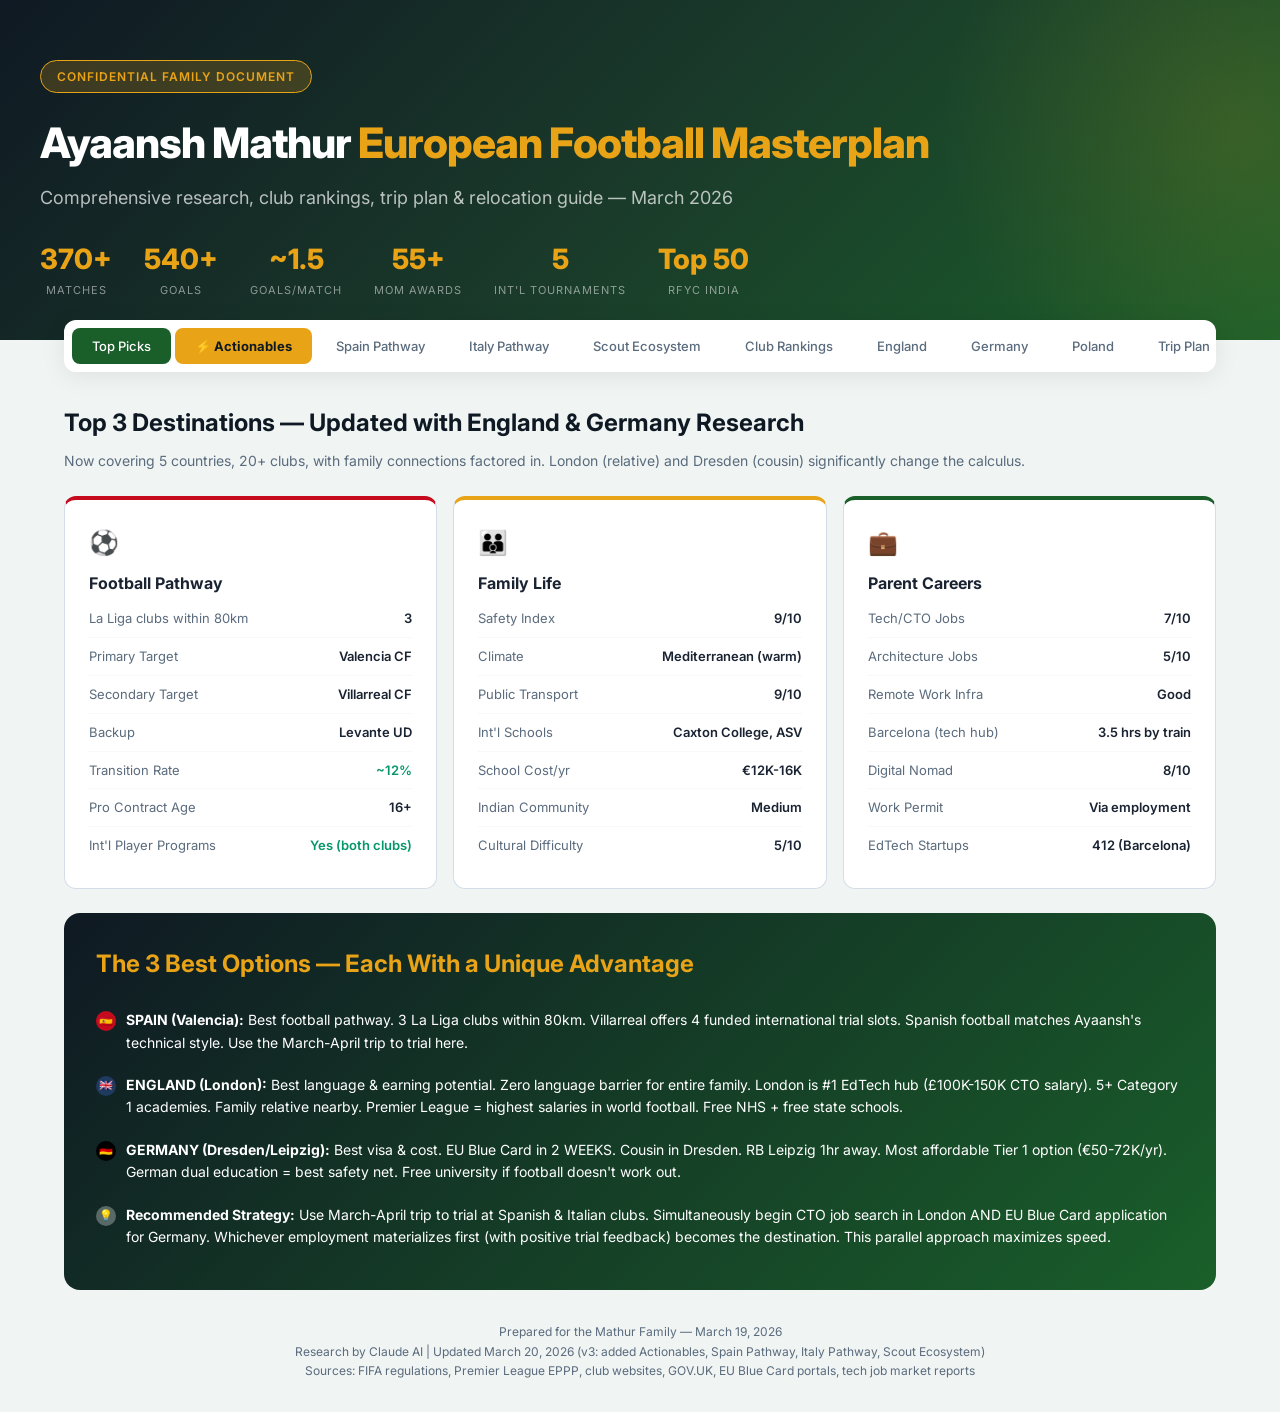
<file: ayaansh-european-football-masterplan.html>
<!DOCTYPE html>
<html lang="en">
<head>
<meta charset="UTF-8">
<meta name="viewport" content="width=device-width, initial-scale=1.0">
<title>Ayaansh Mathur - European Football Masterplan 2026</title>
<style>
  @import url('https://fonts.googleapis.com/css2?family=Inter:wght@300;400;500;600;700;800&display=swap');

  :root {
    --primary: #1a5f2a;
    --primary-light: #2d8a42;
    --accent: #e8a317;
    --accent-light: #f5c842;
    --dark: #0f1923;
    --card-bg: #ffffff;
    --bg: #f0f4f3;
    --text: #1a2332;
    --text-muted: #5a6b7d;
    --border: #d4dde6;
    --spain: #c60b1e;
    --italy: #009246;
    --tier1: #1a5f2a;
    --tier2: #2563eb;
    --tier3: #7c3aed;
    --warning: #dc2626;
    --success: #059669;
    --england: #1e3a5f;
    --germany: #000000;
    --poland: #dc143c;
  }

  * { margin: 0; padding: 0; box-sizing: border-box; }

  body {
    font-family: 'Inter', sans-serif;
    background: var(--bg);
    color: var(--text);
    line-height: 1.6;
  }

  .hero {
    background: linear-gradient(135deg, var(--dark) 0%, #1a3a2a 50%, var(--primary) 100%);
    color: white;
    padding: 60px 40px 40px;
    position: relative;
    overflow: hidden;
  }

  .hero::before {
    content: '';
    position: absolute;
    top: -50%;
    right: -20%;
    width: 600px;
    height: 600px;
    background: radial-gradient(circle, rgba(232,163,23,0.15) 0%, transparent 70%);
    border-radius: 50%;
  }

  .hero-content {
    max-width: 1200px;
    margin: 0 auto;
    position: relative;
    z-index: 1;
  }

  .hero-badge {
    display: inline-block;
    background: rgba(232,163,23,0.2);
    border: 1px solid var(--accent);
    color: var(--accent);
    padding: 6px 16px;
    border-radius: 20px;
    font-size: 12px;
    font-weight: 600;
    letter-spacing: 1px;
    text-transform: uppercase;
    margin-bottom: 16px;
  }

  .hero h1 {
    font-size: 42px;
    font-weight: 800;
    margin-bottom: 8px;
    letter-spacing: -1px;
  }

  .hero h1 span { color: var(--accent); }

  .hero-subtitle {
    font-size: 18px;
    color: rgba(255,255,255,0.7);
    margin-bottom: 24px;
  }

  .hero-stats {
    display: flex;
    gap: 32px;
    flex-wrap: wrap;
  }

  .hero-stat {
    text-align: center;
  }

  .hero-stat .number {
    font-size: 28px;
    font-weight: 800;
    color: var(--accent);
  }

  .hero-stat .label {
    font-size: 11px;
    text-transform: uppercase;
    letter-spacing: 1px;
    color: rgba(255,255,255,0.5);
  }

  .container {
    max-width: 1200px;
    margin: 0 auto;
    padding: 0 24px;
  }

  .nav-tabs {
    display: flex;
    gap: 4px;
    background: white;
    padding: 8px;
    border-radius: 12px;
    margin: -20px auto 32px;
    max-width: 1200px;
    box-shadow: 0 4px 24px rgba(0,0,0,0.08);
    overflow-x: auto;
    position: relative;
    z-index: 2;
  }

  .nav-tab {
    padding: 10px 20px;
    border-radius: 8px;
    border: none;
    background: transparent;
    cursor: pointer;
    font-family: inherit;
    font-size: 13px;
    font-weight: 500;
    color: var(--text-muted);
    white-space: nowrap;
    transition: all 0.2s;
  }

  .nav-tab:hover { background: var(--bg); }
  .nav-tab.active { background: var(--primary); color: white; }

  .tab-content { display: none; }
  .tab-content.active { display: block; }

  .section-title {
    font-size: 24px;
    font-weight: 700;
    margin-bottom: 8px;
    color: var(--dark);
  }

  .section-desc {
    color: var(--text-muted);
    margin-bottom: 24px;
    font-size: 14px;
  }

  .card {
    background: var(--card-bg);
    border-radius: 12px;
    padding: 24px;
    margin-bottom: 16px;
    border: 1px solid var(--border);
    transition: box-shadow 0.2s;
  }

  .card:hover { box-shadow: 0 4px 16px rgba(0,0,0,0.06); }

  .club-card {
    display: grid;
    grid-template-columns: auto 1fr auto;
    gap: 20px;
    align-items: start;
  }

  .club-rank {
    width: 48px;
    height: 48px;
    border-radius: 12px;
    display: flex;
    align-items: center;
    justify-content: center;
    font-weight: 800;
    font-size: 20px;
    color: white;
    flex-shrink: 0;
  }

  .tier1 .club-rank { background: var(--tier1); }
  .tier2 .club-rank { background: var(--tier2); }
  .tier3 .club-rank { background: var(--tier3); }

  .club-info h3 {
    font-size: 18px;
    font-weight: 700;
    margin-bottom: 4px;
  }

  .club-meta {
    display: flex;
    gap: 16px;
    flex-wrap: wrap;
    margin-top: 8px;
  }

  .club-tag {
    font-size: 11px;
    padding: 4px 10px;
    border-radius: 6px;
    font-weight: 500;
  }

  .tag-spain { background: #fef2f2; color: var(--spain); }
  .tag-italy { background: #f0fdf4; color: var(--italy); }
  .tag-portugal { background: #eff6ff; color: #1e40af; }
  .tag-netherlands { background: #fef3c7; color: #92400e; }
  .tag-germany { background: #f5f3ff; color: #5b21b6; }
  .tag-england { background: #eff6ff; color: #1e3a5f; }
  .tag-poland { background: #fff1f2; color: #9f1239; }

  .tag-transition { background: #ecfdf5; color: #065f46; border: 1px solid #a7f3d0; }
  .tag-fees { background: #eff6ff; color: #1e40af; border: 1px solid #bfdbfe; }
  .tag-status { background: #fefce8; color: #854d0e; border: 1px solid #fde68a; }

  .club-actions {
    display: flex;
    flex-direction: column;
    gap: 6px;
    align-items: flex-end;
  }

  .btn-contact {
    padding: 8px 16px;
    border-radius: 8px;
    border: none;
    font-size: 12px;
    font-weight: 600;
    cursor: pointer;
    font-family: inherit;
  }

  .btn-primary { background: var(--primary); color: white; }
  .btn-outline { background: transparent; border: 1px solid var(--border); color: var(--text); }

  .timeline {
    position: relative;
    padding-left: 32px;
  }

  .timeline::before {
    content: '';
    position: absolute;
    left: 11px;
    top: 0;
    bottom: 0;
    width: 2px;
    background: var(--border);
  }

  .timeline-item {
    position: relative;
    margin-bottom: 24px;
    padding: 16px 20px;
    background: white;
    border-radius: 10px;
    border: 1px solid var(--border);
  }

  .timeline-item::before {
    content: '';
    position: absolute;
    left: -27px;
    top: 20px;
    width: 12px;
    height: 12px;
    border-radius: 50%;
    background: var(--primary);
    border: 2px solid white;
    box-shadow: 0 0 0 2px var(--primary);
  }

  .timeline-item.current::before { background: var(--accent); box-shadow: 0 0 0 2px var(--accent); }
  .timeline-item.future::before { background: var(--border); box-shadow: 0 0 0 2px var(--border); }

  .timeline-date {
    font-size: 11px;
    font-weight: 600;
    color: var(--primary);
    text-transform: uppercase;
    letter-spacing: 1px;
    margin-bottom: 4px;
  }

  .timeline-item.current .timeline-date { color: var(--accent); }

  .trip-day {
    display: grid;
    grid-template-columns: 80px 1fr;
    gap: 16px;
    padding: 12px 0;
    border-bottom: 1px solid #f0f0f0;
  }

  .trip-day:last-child { border-bottom: none; }

  .day-label {
    font-weight: 700;
    font-size: 13px;
    color: var(--primary);
  }

  .day-label.spain { color: var(--spain); }
  .day-label.italy { color: var(--italy); }

  .comparison-grid {
    display: grid;
    grid-template-columns: repeat(auto-fit, minmax(300px, 1fr));
    gap: 16px;
  }

  .comparison-card {
    background: white;
    border-radius: 12px;
    padding: 24px;
    border: 1px solid var(--border);
  }

  .comparison-card h3 {
    font-size: 16px;
    margin-bottom: 4px;
  }

  .comparison-card .country-flag {
    font-size: 24px;
    margin-bottom: 8px;
  }

  .metric-row {
    display: flex;
    justify-content: space-between;
    padding: 8px 0;
    border-bottom: 1px solid #f8f8f8;
    font-size: 13px;
  }

  .metric-row:last-child { border-bottom: none; }

  .metric-label { color: var(--text-muted); }
  .metric-value { font-weight: 600; }

  .scam-card {
    padding: 16px 20px;
    border-radius: 10px;
    margin-bottom: 12px;
  }

  .scam-red {
    background: #fef2f2;
    border-left: 4px solid #dc2626;
  }

  .scam-green {
    background: #f0fdf4;
    border-left: 4px solid #059669;
  }

  .scam-card h4 {
    font-size: 14px;
    margin-bottom: 6px;
  }

  .scam-card p { font-size: 13px; color: var(--text-muted); }

  .verdict-box {
    background: linear-gradient(135deg, var(--dark) 0%, var(--primary) 100%);
    color: white;
    padding: 32px;
    border-radius: 16px;
    margin-top: 24px;
  }

  .verdict-box h2 {
    font-size: 24px;
    margin-bottom: 16px;
    color: var(--accent);
  }

  .checklist-item {
    display: flex;
    align-items: flex-start;
    gap: 10px;
    padding: 10px 0;
    font-size: 14px;
  }

  .checklist-item .check {
    width: 20px;
    height: 20px;
    border-radius: 50%;
    background: rgba(255,255,255,0.15);
    display: flex;
    align-items: center;
    justify-content: center;
    font-size: 11px;
    flex-shrink: 0;
    margin-top: 2px;
  }

  .cost-bar {
    height: 8px;
    background: #e5e7eb;
    border-radius: 4px;
    margin-top: 4px;
    overflow: hidden;
  }

  .cost-bar-fill {
    height: 100%;
    border-radius: 4px;
    transition: width 0.5s;
  }

  .footer {
    text-align: center;
    padding: 32px;
    color: var(--text-muted);
    font-size: 12px;
  }

  @media (max-width: 768px) {
    .hero { padding: 32px 20px 24px; }
    .hero h1 { font-size: 28px; }
    .nav-tabs { margin: -16px 12px 24px; }
    .club-card { grid-template-columns: 1fr; }
    .club-actions { flex-direction: row; align-items: center; }
    .comparison-grid { grid-template-columns: 1fr; }
  }
</style>
</head>
<body>

<div class="hero">
  <div class="hero-content">
    <div class="hero-badge">Confidential Family Document</div>
    <h1>Ayaansh Mathur <span>European Football Masterplan</span></h1>
    <p class="hero-subtitle">Comprehensive research, club rankings, trip plan & relocation guide &mdash; March 2026</p>
    <div class="hero-stats">
      <div class="hero-stat"><div class="number">370+</div><div class="label">Matches</div></div>
      <div class="hero-stat"><div class="number">540+</div><div class="label">Goals</div></div>
      <div class="hero-stat"><div class="number">~1.5</div><div class="label">Goals/Match</div></div>
      <div class="hero-stat"><div class="number">55+</div><div class="label">MoM Awards</div></div>
      <div class="hero-stat"><div class="number">5</div><div class="label">Int'l Tournaments</div></div>
      <div class="hero-stat"><div class="number">Top 50</div><div class="label">RFYC India</div></div>
    </div>
  </div>
</div>

<div class="container">
  <div class="nav-tabs">
    <button class="nav-tab active" onclick="showTab('recommendation')">Top Picks</button>
    <button class="nav-tab" onclick="showTab('actionables')" style="background:var(--accent);color:var(--dark);font-weight:700;">&#9889; Actionables</button>
    <button class="nav-tab" onclick="showTab('spain-pathway')">Spain Pathway</button>
    <button class="nav-tab" onclick="showTab('italy-pathway')">Italy Pathway</button>
    <button class="nav-tab" onclick="showTab('scouts')">Scout Ecosystem</button>
    <button class="nav-tab" onclick="showTab('clubs')">Club Rankings</button>
    <button class="nav-tab" onclick="showTab('england')">England</button>
    <button class="nav-tab" onclick="showTab('germany')">Germany</button>
    <button class="nav-tab" onclick="showTab('poland')">Poland</button>
    <button class="nav-tab" onclick="showTab('trip')">Trip Plan</button>
    <button class="nav-tab" onclick="showTab('costs')">Cost Analysis</button>
    <button class="nav-tab" onclick="showTab('legal')">FIFA & Visa</button>
    <button class="nav-tab" onclick="showTab('parents')">Parent Careers</button>
    <button class="nav-tab" onclick="showTab('scams')">Scam Protection</button>
    <button class="nav-tab" onclick="showTab('timeline')">Master Timeline</button>
  </div>

  <!-- TAB: RECOMMENDATION -->
  <div id="recommendation" class="tab-content active">
    <h2 class="section-title">Top 3 Destinations &mdash; Updated with England &amp; Germany Research</h2>
    <p class="section-desc">Now covering 5 countries, 20+ clubs, with family connections factored in. London (relative) and Dresden (cousin) significantly change the calculus.</p>

    <div class="comparison-grid">
      <div class="comparison-card" style="border-top: 4px solid var(--spain);">
        <div class="country-flag">&#9917;</div>
        <h3>Football Pathway</h3>
        <div class="metric-row"><span class="metric-label">La Liga clubs within 80km</span><span class="metric-value">3</span></div>
        <div class="metric-row"><span class="metric-label">Primary Target</span><span class="metric-value">Valencia CF</span></div>
        <div class="metric-row"><span class="metric-label">Secondary Target</span><span class="metric-value">Villarreal CF</span></div>
        <div class="metric-row"><span class="metric-label">Backup</span><span class="metric-value">Levante UD</span></div>
        <div class="metric-row"><span class="metric-label">Transition Rate</span><span class="metric-value" style="color:var(--success)">~12%</span></div>
        <div class="metric-row"><span class="metric-label">Pro Contract Age</span><span class="metric-value">16+</span></div>
        <div class="metric-row"><span class="metric-label">Int'l Player Programs</span><span class="metric-value" style="color:var(--success)">Yes (both clubs)</span></div>
      </div>

      <div class="comparison-card" style="border-top: 4px solid var(--accent);">
        <div class="country-flag">&#128106;</div>
        <h3>Family Life</h3>
        <div class="metric-row"><span class="metric-label">Safety Index</span><span class="metric-value">9/10</span></div>
        <div class="metric-row"><span class="metric-label">Climate</span><span class="metric-value">Mediterranean (warm)</span></div>
        <div class="metric-row"><span class="metric-label">Public Transport</span><span class="metric-value">9/10</span></div>
        <div class="metric-row"><span class="metric-label">Int'l Schools</span><span class="metric-value">Caxton College, ASV</span></div>
        <div class="metric-row"><span class="metric-label">School Cost/yr</span><span class="metric-value">&euro;12K-16K</span></div>
        <div class="metric-row"><span class="metric-label">Indian Community</span><span class="metric-value">Medium</span></div>
        <div class="metric-row"><span class="metric-label">Cultural Difficulty</span><span class="metric-value">5/10</span></div>
      </div>

      <div class="comparison-card" style="border-top: 4px solid var(--primary);">
        <div class="country-flag">&#128188;</div>
        <h3>Parent Careers</h3>
        <div class="metric-row"><span class="metric-label">Tech/CTO Jobs</span><span class="metric-value">7/10</span></div>
        <div class="metric-row"><span class="metric-label">Architecture Jobs</span><span class="metric-value">5/10</span></div>
        <div class="metric-row"><span class="metric-label">Remote Work Infra</span><span class="metric-value">Good</span></div>
        <div class="metric-row"><span class="metric-label">Barcelona (tech hub)</span><span class="metric-value">3.5 hrs by train</span></div>
        <div class="metric-row"><span class="metric-label">Digital Nomad</span><span class="metric-value">8/10</span></div>
        <div class="metric-row"><span class="metric-label">Work Permit</span><span class="metric-value">Via employment</span></div>
        <div class="metric-row"><span class="metric-label">EdTech Startups</span><span class="metric-value">412 (Barcelona)</span></div>
      </div>
    </div>

    <div class="verdict-box">
      <h2>The 3 Best Options &mdash; Each With a Unique Advantage</h2>
      <div class="checklist-item"><span class="check" style="background:var(--spain)">&#127466;&#127480;</span><span><strong>SPAIN (Valencia):</strong> Best football pathway. 3 La Liga clubs within 80km. Villarreal offers 4 funded international trial slots. Spanish football matches Ayaansh's technical style. Use the March-April trip to trial here.</span></div>
      <div class="checklist-item"><span class="check" style="background:var(--england)">&#127468;&#127463;</span><span><strong>ENGLAND (London):</strong> Best language &amp; earning potential. Zero language barrier for entire family. London is #1 EdTech hub (&pound;100K-150K CTO salary). 5+ Category 1 academies. Family relative nearby. Premier League = highest salaries in world football. Free NHS + free state schools.</span></div>
      <div class="checklist-item"><span class="check" style="background:var(--germany)">&#127465;&#127466;</span><span><strong>GERMANY (Dresden/Leipzig):</strong> Best visa &amp; cost. EU Blue Card in 2 WEEKS. Cousin in Dresden. RB Leipzig 1hr away. Most affordable Tier 1 option (&euro;50-72K/yr). German dual education = best safety net. Free university if football doesn't work out.</span></div>
      <div class="checklist-item"><span class="check" style="background:rgba(255,255,255,0.3)">&#128161;</span><span><strong>Recommended Strategy:</strong> Use March-April trip to trial at Spanish &amp; Italian clubs. Simultaneously begin CTO job search in London AND EU Blue Card application for Germany. Whichever employment materializes first (with positive trial feedback) becomes the destination. This parallel approach maximizes speed.</span></div>
    </div>
  </div>

  <!-- TAB: ACTIONABLES -->
  <div id="actionables" class="tab-content">
    <h2 class="section-title">&#9889; Club-by-Club Outreach Actionables</h2>
    <p class="section-desc">Concrete steps to reach out to the top 8 clubs directly. Each card has the who, what, how, and when. Priority order based on your March 29 &ndash; April 17 trip window.</p>

    <div class="card" style="background: linear-gradient(135deg, #0f1923 0%, #1a3a2a 100%); color: white; margin-bottom: 24px;">
      <h3 style="color: var(--accent); margin-bottom: 12px;">&#128221; Before You Email ANY Club &mdash; Prepare This Package</h3>
      <p style="font-size: 14px; opacity: 0.9; margin-bottom: 12px;">Every club expects the same set of materials. Prepare these ONCE, then customize the cover email per club:</p>
      <div style="display:grid; grid-template-columns: repeat(auto-fit, minmax(280px, 1fr)); gap: 16px; margin-top: 12px;">
        <div style="background:rgba(255,255,255,0.08); padding:14px; border-radius:10px;">
          <strong style="color:var(--accent);">1. Player CV (1-page PDF)</strong>
          <p style="font-size:13px; opacity:0.85; margin-top:6px;">Full name, DOB (Nov 13 2012), nationality, height, weight, dominant foot, current club/team, position (specify primary + secondary), achievements/tournaments, current coach name &amp; contact.</p>
        </div>
        <div style="background:rgba(255,255,255,0.08); padding:14px; border-radius:10px;">
          <strong style="color:var(--accent);">2. Highlight Video (3-5 min)</strong>
          <p style="font-size:13px; opacity:0.85; margin-top:6px;">Upload to YouTube (unlisted). Include: ball control, passing range, game intelligence moments, 1v1 situations, set pieces. Use <strong>Hudl</strong> or <strong>InStat</strong> for professional editing. Add name + position overlay.</p>
        </div>
        <div style="background:rgba(255,255,255,0.08); padding:14px; border-radius:10px;">
          <strong style="color:var(--accent);">3. Full Match Video (90 min)</strong>
          <p style="font-size:13px; opacity:0.85; margin-top:6px;">Clubs want to see decision-making under pressure, not just highlights. Record one or two full competitive matches. Upload to YouTube (unlisted). This is what separates serious applications from spam.</p>
        </div>
        <div style="background:rgba(255,255,255,0.08); padding:14px; border-radius:10px;">
          <strong style="color:var(--accent);">4. Parent Cover Letter</strong>
          <p style="font-size:13px; opacity:0.85; margin-top:6px;">Brief letter from you (father) explaining: family background, reason for relocation (YOUR careers, not football &mdash; this is critical for FIFA Article 19), your CTO role, wife's architecture career, timeline for moving to Europe.</p>
        </div>
      </div>
    </div>

    <h3 style="margin: 24px 0 16px; font-size: 18px; color: var(--primary);">&#127466;&#127480; SPAIN &mdash; Contact During Your Trip (Mar 29 &ndash; Apr 10)</h3>

    <div class="card" style="border-left: 4px solid var(--spain);">
      <div style="display:flex; justify-content:space-between; align-items:center; flex-wrap:wrap; gap:8px;">
        <h3>1. Valencia CF</h3>
        <span class="tag tag-spain">HIGHEST PRIORITY</span>
      </div>
      <div style="display:grid; grid-template-columns: repeat(auto-fit, minmax(260px, 1fr)); gap: 16px; margin-top: 12px;">
        <div>
          <strong>Who to Contact:</strong>
          <p style="font-size:13px; color:var(--text-muted);">VCF Academy Department &mdash; <strong>academia@valenciacf.com</strong></p>
          <p style="font-size:13px; color:var(--text-muted);">International Development Academy (IDA Valencia) &mdash; <strong>info@internationalda.com</strong></p>
          <p style="font-size:13px; color:var(--text-muted);">Website: valenciacf.com/vcf-academy</p>
        </div>
        <div>
          <strong>What to Send:</strong>
          <p style="font-size:13px; color:var(--text-muted);">Email subject: &ldquo;International Player Trial Request &mdash; Ayaansh Mathur (DOB: Nov 2012, India)&rdquo;. Attach CV + highlight video link. Mention you will be in Valencia from Mar 29 and request a trial session or assessment day. Mention parent relocation plans (CTO role).</p>
        </div>
        <div>
          <strong>When:</strong>
          <p style="font-size:13px; color:var(--text-muted);"><span style="color:var(--warning); font-weight:600;">EMAIL BY MARCH 22 (1 week before arrival).</span> Follow up by phone 3 days later if no reply. Spanish clubs respond slowly to email &mdash; phone calls work better.</p>
        </div>
        <div>
          <strong>On-Ground Action:</strong>
          <p style="font-size:13px; color:var(--text-muted);">Visit Ciudad Deportiva de Paterna (training ground) in person. Ask to speak with academy coordinator. In Spain, showing up with the player is standard practice and taken seriously. Bring printed CV.</p>
        </div>
      </div>
    </div>

    <div class="card" style="border-left: 4px solid var(--spain);">
      <div style="display:flex; justify-content:space-between; align-items:center; flex-wrap:wrap; gap:8px;">
        <h3>2. Villarreal CF</h3>
        <span class="tag tag-spain">HIGH PRIORITY</span>
      </div>
      <div style="display:grid; grid-template-columns: repeat(auto-fit, minmax(260px, 1fr)); gap: 16px; margin-top: 12px;">
        <div>
          <strong>Who to Contact:</strong>
          <p style="font-size:13px; color:var(--text-muted);">Academy International Department &mdash; <strong>cantera@villarrealcf.es</strong></p>
          <p style="font-size:13px; color:var(--text-muted);">International Academies Office &mdash; villarrealcf.es/en/academias-internacionales</p>
          <p style="font-size:13px; color:var(--text-muted);">Also try via their India partner: <strong>Alchemy Football</strong> (alchemyfootball.com/villarreal-cf)</p>
        </div>
        <div>
          <strong>What to Send:</strong>
          <p style="font-size:13px; color:var(--text-muted);">Same package as Valencia. Villarreal offers 4 funded international trial slots per season &mdash; mention you are aware of this program. Villarreal has an existing India partnership via Alchemy Football, which gives you an advantage.</p>
        </div>
        <div>
          <strong>When:</strong>
          <p style="font-size:13px; color:var(--text-muted);"><span style="color:var(--warning); font-weight:600;">EMAIL BY MARCH 22.</span> Villarreal is only 65km from Valencia. Plan a day-trip from Valencia (1hr drive). Their academy campus in Vila-real is visitor-friendly.</p>
        </div>
        <div>
          <strong>On-Ground Action:</strong>
          <p style="font-size:13px; color:var(--text-muted);">Visit Ciudad Deportiva del Villarreal. Their academy facility is world-class (&euro;10M+ invested). Ask about the &ldquo;International Identification Programme&rdquo; which specifically scouts non-EU talent.</p>
        </div>
      </div>
    </div>

    <div class="card" style="border-left: 4px solid var(--spain);">
      <div style="display:flex; justify-content:space-between; align-items:center; flex-wrap:wrap; gap:8px;">
        <h3>3. Real Betis</h3>
        <span class="tag tag-spain">HIGH PRIORITY</span>
      </div>
      <div style="display:grid; grid-template-columns: repeat(auto-fit, minmax(260px, 1fr)); gap: 16px; margin-top: 12px;">
        <div>
          <strong>Who to Contact:</strong>
          <p style="font-size:13px; color:var(--text-muted);">Academy Office &mdash; <strong>cantera@realbetisbalompie.es</strong></p>
          <p style="font-size:13px; color:var(--text-muted);">International Academy Portal &mdash; en.realbetisbalompie.es/international-academy</p>
          <p style="font-size:13px; color:var(--text-muted);">Official Tryout Program &mdash; football-forward.com/en/betis-official-tryout-2025</p>
        </div>
        <div>
          <strong>What to Send:</strong>
          <p style="font-size:13px; color:var(--text-muted);">Betis runs an &ldquo;Official Tryout&rdquo; program for international players ages 16-23, but their cantera accepts younger players through direct contact. Email the cantera office with CV + videos. Betis is based in Seville &mdash; consider adding a 2-day Seville trip during your Spain visit.</p>
        </div>
        <div>
          <strong>When:</strong>
          <p style="font-size:13px; color:var(--text-muted);"><span style="color:var(--warning); font-weight:600;">EMAIL BY MARCH 22.</span> Seville is 5.5hrs from Valencia by train or 1hr by flight. If you can spare 2 days, visit in person. Otherwise, email-only is fine for initial contact.</p>
        </div>
        <div>
          <strong>On-Ground Action:</strong>
          <p style="font-size:13px; color:var(--text-muted);">If visiting, go to Ciudad Deportiva Luis del Sol. Betis has a rapidly growing international program (expanded to 10+ countries in 2025). Their cantera is extremely well-regarded for technical development.</p>
        </div>
      </div>
    </div>

    <h3 style="margin: 24px 0 16px; font-size: 18px; color: var(--italy);">&#127470;&#127481; ITALY &mdash; Contact During Your Trip (Apr 5 &ndash; Apr 17)</h3>

    <div class="card" style="border-left: 4px solid var(--italy);">
      <div style="display:flex; justify-content:space-between; align-items:center; flex-wrap:wrap; gap:8px;">
        <h3>4. Atalanta BC</h3>
        <span class="tag tag-italy">HIGHEST PRIORITY</span>
      </div>
      <div style="display:grid; grid-template-columns: repeat(auto-fit, minmax(260px, 1fr)); gap: 16px; margin-top: 12px;">
        <div>
          <strong>Who to Contact:</strong>
          <p style="font-size:13px; color:var(--text-muted);">Academy Office &mdash; <strong>accademia@atalanta.it</strong></p>
          <p style="font-size:13px; color:var(--text-muted);">Youth Sector (Settore Giovanile) &mdash; en.atalanta.it/teams/youth-academy</p>
          <p style="font-size:13px; color:var(--text-muted);">Their Zingonia campus holds seasonal assessment camps (Sep-May).</p>
        </div>
        <div>
          <strong>What to Send:</strong>
          <p style="font-size:13px; color:var(--text-muted);">Atalanta is THE model club for youth development in Italy (&euro;250M earned from academy graduates). Email accademia@atalanta.it with CV + video links. Mention parent relocation for career reasons. Be specific about Ayaansh's position and playing style.</p>
        </div>
        <div>
          <strong>When:</strong>
          <p style="font-size:13px; color:var(--text-muted);"><span style="color:var(--warning); font-weight:600;">EMAIL BY MARCH 22.</span> Atalanta is in Bergamo (50km from Milan). Plan 2 days in Bergamo during your Italy leg. Italian clubs respond better to in-person visits than email alone.</p>
        </div>
        <div>
          <strong>On-Ground Action:</strong>
          <p style="font-size:13px; color:var(--text-muted);">Visit Centro Sportivo Bortolotti in Zingonia. This is the nerve center of Italian youth development. Ask about their seasonal assessment camps. Bring translated documents (Italian versions of CV). Consider hiring a local translator for the visit.</p>
        </div>
      </div>
    </div>

    <div class="card" style="border-left: 4px solid var(--italy);">
      <div style="display:flex; justify-content:space-between; align-items:center; flex-wrap:wrap; gap:8px;">
        <h3>5. Empoli FC</h3>
        <span class="tag tag-italy">HIGH PRIORITY</span>
      </div>
      <div style="display:grid; grid-template-columns: repeat(auto-fit, minmax(260px, 1fr)); gap: 16px; margin-top: 12px;">
        <div>
          <strong>Who to Contact:</strong>
          <p style="font-size:13px; color:var(--text-muted);">Empoli Football Academy (International) &mdash; <strong>info@empolifootballacademy.com</strong></p>
          <p style="font-size:13px; color:var(--text-muted);">Website: empolifootballacademy.com</p>
          <p style="font-size:13px; color:var(--text-muted);">Empoli&rsquo;s academy runs a dedicated international scouting program.</p>
        </div>
        <div>
          <strong>What to Send:</strong>
          <p style="font-size:13px; color:var(--text-muted);">Empoli is nicknamed &ldquo;the cradle of Italian football talent&rdquo; &mdash; they graduate more Serie A players per capita than any club. Their international scouting program actively seeks overseas talent. Send full package + mention you&rsquo;ll be in Tuscany.</p>
        </div>
        <div>
          <strong>When:</strong>
          <p style="font-size:13px; color:var(--text-muted);"><span style="color:var(--warning); font-weight:600;">EMAIL BY MARCH 22.</span> Empoli is in Tuscany (30 min from Florence). Plan a day-trip during Italy leg. The town is small and the club is very accessible.</p>
        </div>
        <div>
          <strong>On-Ground Action:</strong>
          <p style="font-size:13px; color:var(--text-muted);">Visit their academy campus. Empoli is a smaller club so the staff are more approachable. Their track record speaks for itself: Sarri, Di Lorenzo, Tonali, Bennacer all came through Empoli&rsquo;s system.</p>
        </div>
      </div>
    </div>

    <h3 style="margin: 24px 0 16px; font-size: 18px; color: var(--england);">&#127468;&#127463; ENGLAND &mdash; Contact Remotely (Email First, Visit Later)</h3>

    <div class="card" style="border-left: 4px solid var(--england);">
      <div style="display:flex; justify-content:space-between; align-items:center; flex-wrap:wrap; gap:8px;">
        <h3>6. Crystal Palace FC</h3>
        <span class="tag tag-england">HIGH PRIORITY</span>
      </div>
      <div style="display:grid; grid-template-columns: repeat(auto-fit, minmax(260px, 1fr)); gap: 16px; margin-top: 12px;">
        <div>
          <strong>Who to Contact:</strong>
          <p style="font-size:13px; color:var(--text-muted);">Academy Admin &mdash; <strong>academy@cpfc.co.uk</strong></p>
          <p style="font-size:13px; color:var(--text-muted);">EMC Academy (Crystal Palace partner) &mdash; admin@emc-academy.co.uk</p>
          <p style="font-size:13px; color:var(--text-muted);">Website: cpfc.co.uk/information/academy</p>
        </div>
        <div>
          <strong>Why Crystal Palace:</strong>
          <p style="font-size:13px; color:var(--text-muted);">Category 1 academy (highest EPPP rating). London-based &mdash; your relative is nearby. Exceptional track record of graduating players to first team. Less competition for spots than Arsenal/Chelsea. Known for developing technical players.</p>
        </div>
        <div>
          <strong>When:</strong>
          <p style="font-size:13px; color:var(--text-muted);"><span style="color:var(--warning); font-weight:600;">EMAIL BY APRIL 1.</span> England pathway is parallel to Spain/Italy. No rush for in-person visit yet &mdash; first establish contact. English clubs are more email-responsive than Spanish/Italian ones.</p>
        </div>
        <div>
          <strong>Process:</strong>
          <p style="font-size:13px; color:var(--text-muted);">England clubs run structured trial days. You&rsquo;ll need to register for an assessment day. The UK requires a Skilled Worker visa or Global Talent visa &mdash; the club cannot sponsor Ayaansh directly (FIFA Article 19), so parent employment must come first.</p>
        </div>
      </div>
    </div>

    <div class="card" style="border-left: 4px solid var(--england);">
      <div style="display:flex; justify-content:space-between; align-items:center; flex-wrap:wrap; gap:8px;">
        <h3>7. Arsenal FC</h3>
        <span class="tag tag-england">ASPIRATIONAL</span>
      </div>
      <div style="display:grid; grid-template-columns: repeat(auto-fit, minmax(260px, 1fr)); gap: 16px; margin-top: 12px;">
        <div>
          <strong>Who to Contact:</strong>
          <p style="font-size:13px; color:var(--text-muted);">Academy Recruitment &mdash; <strong>academy@arsenal.co.uk</strong></p>
          <p style="font-size:13px; color:var(--text-muted);">Hale End Academy website: arsenal.com/academy</p>
          <p style="font-size:13px; color:var(--text-muted);">Arsenal runs formal ID (identification) days &mdash; register via the website.</p>
        </div>
        <div>
          <strong>Why Arsenal:</strong>
          <p style="font-size:13px; color:var(--text-muted);">The Hale End academy is arguably the best in England right now (Saka, Smith Rowe, Nketiah). Category 1 academy. London-based. If Ayaansh gets in here, the pathway to the Champions League is direct. Competition for places is intense.</p>
        </div>
        <div>
          <strong>When:</strong>
          <p style="font-size:13px; color:var(--text-muted);"><span style="color:var(--warning); font-weight:600;">EMAIL BY APRIL 1.</span> Arsenal is highly selective &mdash; they receive thousands of applications. Send the absolute best video material. A strong recommendation from a known coach or scout helps enormously.</p>
        </div>
        <div>
          <strong>Realistic Expectation:</strong>
          <p style="font-size:13px; color:var(--text-muted);">Arsenal is the hardest club on this list to break into. Include it as an aspirational target. If they invite Ayaansh for an assessment, that&rsquo;s a very strong signal. Even a rejection with feedback is valuable.</p>
        </div>
      </div>
    </div>

    <div class="card" style="border-left: 4px solid var(--england);">
      <div style="display:flex; justify-content:space-between; align-items:center; flex-wrap:wrap; gap:8px;">
        <h3>8. Brentford FC</h3>
        <span class="tag tag-england">SMART PICK</span>
      </div>
      <div style="display:grid; grid-template-columns: repeat(auto-fit, minmax(260px, 1fr)); gap: 16px; margin-top: 12px;">
        <div>
          <strong>Who to Contact:</strong>
          <p style="font-size:13px; color:var(--text-muted);">Academy &amp; B Team &mdash; <strong>academy@brentfordfc.com</strong></p>
          <p style="font-size:13px; color:var(--text-muted);">Website: brentfordfc.com/en/b-team-academy</p>
          <p style="font-size:13px; color:var(--text-muted);">Brentford&rsquo;s B Team model is unique in English football.</p>
        </div>
        <div>
          <strong>Why Brentford:</strong>
          <p style="font-size:13px; color:var(--text-muted);">Brentford uses a data-driven &ldquo;Moneyball&rdquo; approach. They don&rsquo;t have a traditional academy but run a B Team that develops players aged 17-23. For Ayaansh at 13, they&rsquo;re a future target &mdash; but establishing contact now plants the seed. London-based. Known for finding talent others miss.</p>
        </div>
        <div>
          <strong>When:</strong>
          <p style="font-size:13px; color:var(--text-muted);"><span style="color:var(--warning); font-weight:600;">EMAIL BY APRIL 15.</span> Lower urgency. Brentford is a 2-3 year play. Contact now to get on their radar. Ask about their development pathway for younger players and any partner academies.</p>
        </div>
        <div>
          <strong>Strategy Note:</strong>
          <p style="font-size:13px; color:var(--text-muted);">Brentford scouts the lower leagues and international markets obsessively. If Ayaansh joins a London-area grassroots club first, Brentford&rsquo;s scouts will naturally see him play. This is the &ldquo;trojan horse&rdquo; route into a Premier League club.</p>
        </div>
      </div>
    </div>

    <div class="card" style="background: linear-gradient(135deg, var(--spain) 0%, var(--italy) 100%); color: white; margin-top: 24px;">
      <h3 style="color: var(--accent-light); margin-bottom: 12px;">&#128231; Email Template &mdash; Copy &amp; Customize</h3>
      <div style="background:rgba(0,0,0,0.25); padding:16px; border-radius:10px; font-size:13px; font-family:monospace; line-height:1.8;">
        Subject: International Player Trial Request &mdash; Ayaansh Mathur (DOB: Nov 2012, India)<br><br>
        Dear [Academy Director / Youth Coordinator],<br><br>
        I am writing to request a trial opportunity for my son, Ayaansh Mathur (born November 13, 2012), at [Club Name]&rsquo;s youth academy.<br><br>
        Ayaansh is a [position] currently training with [current club/academy] in India. He has [mention key achievements &mdash; tournaments, selections, notable performances].<br><br>
        Our family is planning to relocate to [Spain/Italy/England] for professional reasons &mdash; I am a Chief Technology Officer in the EdTech sector, and my wife is a conservation architect. We are exploring career opportunities in [city/region] and plan to make [country] our permanent base.<br><br>
        We will be visiting [city] from [dates] and would welcome the opportunity for Ayaansh to participate in a trial session or assessment day during our visit.<br><br>
        Attached: Player CV (PDF) | Highlight Video: [YouTube link] | Full Match: [YouTube link]<br><br>
        We look forward to hearing from you.<br><br>
        Best regards,<br>
        Anmol Mathur<br>
        [Phone number with country code]<br>
        [Email address]
      </div>
    </div>
  </div>

  <!-- TAB: SPAIN PATHWAY -->
  <div id="spain-pathway" class="tab-content">
    <h2 class="section-title">&#127466;&#127480; How Spanish Football Works &mdash; The Complete Pathway</h2>
    <p class="section-desc">Spain&rsquo;s youth system is built around &ldquo;canteras&rdquo; (quarries) &mdash; each club mines young talent through a structured age-group pyramid. Here is how it works from age 13 to professional contract.</p>

    <h3 style="margin: 20px 0 12px; font-size: 16px; color: var(--spain);">Age Categories &amp; Structure</h3>
    <div style="display:grid; grid-template-columns: repeat(auto-fit, minmax(200px, 1fr)); gap: 12px;">
      <div class="card" style="text-align:center; border-top: 3px solid #ccc;">
        <div style="font-size:28px;">&#9898;</div>
        <h4>Benjam&iacute;n</h4>
        <p style="font-size:13px; color:var(--text-muted);">Ages 8-9 &bull; 7v7 format</p>
        <p style="font-size:12px; color:var(--text-muted);">Introduction to team play. Fun-based learning.</p>
      </div>
      <div class="card" style="text-align:center; border-top: 3px solid #aaa;">
        <div style="font-size:28px;">&#9898;</div>
        <h4>Alev&iacute;n</h4>
        <p style="font-size:13px; color:var(--text-muted);">Ages 10-11 &bull; 7v7 format</p>
        <p style="font-size:12px; color:var(--text-muted);">Technical foundation. Positional awareness begins.</p>
      </div>
      <div class="card" style="text-align:center; border-top: 3px solid var(--spain);">
        <div style="font-size:28px;">&#127942;</div>
        <h4>Infantil &#9668; AYAANSH IS HERE</h4>
        <p style="font-size:13px; color:var(--text-muted);">Ages 12-13 &bull; 11v11 starts</p>
        <p style="font-size:12px; color:var(--text-muted);">First full-field football. Critical transition year. Scouts actively watch this level. Move to 11v11 at age 13 is the biggest jump.</p>
      </div>
      <div class="card" style="text-align:center; border-top: 3px solid var(--tier2);">
        <div style="font-size:28px;">&#128170;</div>
        <h4>Cadete</h4>
        <p style="font-size:13px; color:var(--text-muted);">Ages 14-15</p>
        <p style="font-size:12px; color:var(--text-muted);">Physical development phase. Position specialization. Regional league competition intensifies.</p>
      </div>
      <div class="card" style="text-align:center; border-top: 3px solid var(--accent);">
        <div style="font-size:28px;">&#11088;</div>
        <h4>Juvenil (A, B, C)</h4>
        <p style="font-size:13px; color:var(--text-muted);">Ages 16-18</p>
        <p style="font-size:12px; color:var(--text-muted);">Elite national competition. Honor Juvenil Division is the pinnacle. First professional contracts signed at 16. This is where careers are made or broken.</p>
      </div>
      <div class="card" style="text-align:center; border-top: 3px solid var(--primary);">
        <div style="font-size:28px;">&#128640;</div>
        <h4>Filial / B Team</h4>
        <p style="font-size:13px; color:var(--text-muted);">Ages 18-22</p>
        <p style="font-size:12px; color:var(--text-muted);">Reserve team competing in adult leagues (Tercera RFEF / Segunda RFEF). Bridge to first team. Top talents skip this entirely.</p>
      </div>
    </div>

    <h3 style="margin: 24px 0 12px; font-size: 16px; color: var(--spain);">The Business of Spanish Youth Football</h3>
    <div class="comparison-grid">
      <div class="comparison-card">
        <h3>Revenue Model</h3>
        <div class="metric-row"><span class="metric-label">Academy graduate transfer revenue (2025)</span><span class="metric-value" style="color:var(--success);">&euro;289M</span></div>
        <div class="metric-row"><span class="metric-label">% of total transfer revenue from youth</span><span class="metric-value">45%</span></div>
        <div class="metric-row"><span class="metric-label">5 years ago</span><span class="metric-value">27%</span></div>
        <div class="metric-row"><span class="metric-label">Youth-trained players in La Liga squads</span><span class="metric-value">Growing 30%/yr</span></div>
        <p style="font-size:12px; color:var(--text-muted); margin-top:8px;">La Liga clubs are economically incentivized to develop youth &mdash; selling academy players is their primary revenue strategy (unlike the Premier League which relies on TV money).</p>
      </div>
      <div class="comparison-card">
        <h3>Why This Matters for Ayaansh</h3>
        <div class="metric-row"><span class="metric-label">Clubs WANT young talent</span><span class="metric-value" style="color:var(--success);">Yes</span></div>
        <div class="metric-row"><span class="metric-label">Free academy training</span><span class="metric-value" style="color:var(--success);">Yes (if selected)</span></div>
        <div class="metric-row"><span class="metric-label">Accommodation provided</span><span class="metric-value">Some clubs (from age 14+)</span></div>
        <div class="metric-row"><span class="metric-label">Monthly stipend</span><span class="metric-value">From age 16 (Juvenil)</span></div>
        <p style="font-size:12px; color:var(--text-muted); margin-top:8px;">Spanish clubs don&rsquo;t charge for academy training. If Ayaansh is selected, his development is FREE. The club invests because they hope to sell him for millions later. This is the business model.</p>
      </div>
      <div class="comparison-card">
        <h3>League Pyramid</h3>
        <div class="metric-row"><span class="metric-label">Tier 1</span><span class="metric-value">La Liga (20 clubs)</span></div>
        <div class="metric-row"><span class="metric-label">Tier 2</span><span class="metric-value">La Liga 2 (22 clubs)</span></div>
        <div class="metric-row"><span class="metric-label">Tier 3</span><span class="metric-value">Primera RFEF</span></div>
        <div class="metric-row"><span class="metric-label">Tier 4</span><span class="metric-value">Segunda RFEF</span></div>
        <div class="metric-row"><span class="metric-label">Tier 5</span><span class="metric-value">Tercera RFEF</span></div>
        <p style="font-size:12px; color:var(--text-muted); margin-top:8px;">B teams of La Liga clubs typically play in Tiers 3-5. This means Ayaansh could be playing in a professional-level league by age 18-19 even before making the first team.</p>
      </div>
    </div>

    <div class="card" style="background: var(--dark); color: white; margin-top: 20px;">
      <h3 style="color: var(--accent); margin-bottom: 12px;">&#128161; Key Insight: The &ldquo;Convenio&rdquo; System</h3>
      <p style="font-size:14px; opacity:0.9;">In Spain, players under 16 cannot sign professional contracts. Instead, they sign a &ldquo;convenio de formaci&oacute;n&rdquo; (training agreement) which binds them to the club but doesn&rsquo;t pay a salary. At 16, the club offers a professional contract or releases the player. If released, the player is FREE to sign anywhere &mdash; there&rsquo;s no transfer fee owed. This means: if Ayaansh joins at 13-14, he trains for free. At 16, if the club wants to keep him, they MUST offer a professional contract with a salary. If they don&rsquo;t, he&rsquo;s free to go elsewhere. The risk is low.</p>
    </div>
  </div>

  <!-- TAB: ITALY PATHWAY -->
  <div id="italy-pathway" class="tab-content">
    <h2 class="section-title">&#127470;&#127481; How Italian Football Works &mdash; The Complete Pathway</h2>
    <p class="section-desc">Italy&rsquo;s &ldquo;Settore Giovanile&rdquo; (youth sector) is a structured pyramid culminating in the famous Primavera league. Italy produces technically excellent players with superior tactical awareness.</p>

    <h3 style="margin: 20px 0 12px; font-size: 16px; color: var(--italy);">Age Categories &amp; Structure</h3>
    <div style="display:grid; grid-template-columns: repeat(auto-fit, minmax(200px, 1fr)); gap: 12px;">
      <div class="card" style="text-align:center; border-top: 3px solid #ccc;">
        <div style="font-size:28px;">&#9898;</div>
        <h4>Pulcini</h4>
        <p style="font-size:13px; color:var(--text-muted);">Ages 8-10 (U9, U10, U11)</p>
        <p style="font-size:12px; color:var(--text-muted);">Grassroots. 5v5 and 7v7. Fun and fundamentals.</p>
      </div>
      <div class="card" style="text-align:center; border-top: 3px solid #aaa;">
        <div style="font-size:28px;">&#9898;</div>
        <h4>Esordienti</h4>
        <p style="font-size:13px; color:var(--text-muted);">Ages 11-12 (U12, U13)</p>
        <p style="font-size:12px; color:var(--text-muted);">Transition to 9v9, then 11v11. Technical development intensifies.</p>
      </div>
      <div class="card" style="text-align:center; border-top: 3px solid var(--italy);">
        <div style="font-size:28px;">&#127942;</div>
        <h4>Giovanissimi &#9668; AYAANSH ENTERS HERE</h4>
        <p style="font-size:13px; color:var(--text-muted);">Ages 13-14 (U14, U15)</p>
        <p style="font-size:12px; color:var(--text-muted);">Full 11v11. Competitive regional leagues. This is where serious scouting begins. Academy intake is highest at this age group. FIGC registration required.</p>
      </div>
      <div class="card" style="text-align:center; border-top: 3px solid var(--tier2);">
        <div style="font-size:28px;">&#128170;</div>
        <h4>Allievi</h4>
        <p style="font-size:13px; color:var(--text-muted);">Ages 15-16 (U16, U17)</p>
        <p style="font-size:12px; color:var(--text-muted);">National-level competition. Campionato Allievi Nazionali. Physical and tactical maturation. First contract discussions begin.</p>
      </div>
      <div class="card" style="text-align:center; border-top: 3px solid var(--accent);">
        <div style="font-size:28px;">&#11088;</div>
        <h4>Primavera</h4>
        <p style="font-size:13px; color:var(--text-muted);">Ages 17-19 (U19/U20)</p>
        <p style="font-size:12px; color:var(--text-muted);">The crown jewel. Primavera 1 has 20 teams, full season (38 matches). Nationally televised. Scouts from across Europe watch. Professional contracts signed here. One overage player (20) allowed per team.</p>
      </div>
      <div class="card" style="text-align:center; border-top: 3px solid var(--primary);">
        <div style="font-size:28px;">&#128640;</div>
        <h4>First Team / Loan</h4>
        <p style="font-size:13px; color:var(--text-muted);">Ages 19+</p>
        <p style="font-size:12px; color:var(--text-muted);">Italy has no B-team league (unlike Spain). Players go on loan to Serie B/C clubs to gain experience. This is the &ldquo;loan army&rdquo; model. Top talents go directly to first team.</p>
      </div>
    </div>

    <h3 style="margin: 24px 0 12px; font-size: 16px; color: var(--italy);">The Business of Italian Youth Football</h3>
    <div class="comparison-grid">
      <div class="comparison-card">
        <h3>Revenue Model</h3>
        <div class="metric-row"><span class="metric-label">Atalanta academy graduate sales</span><span class="metric-value" style="color:var(--success);">&euro;250M</span></div>
        <div class="metric-row"><span class="metric-label">Juventus academy graduate sales</span><span class="metric-value">&euro;94M</span></div>
        <div class="metric-row"><span class="metric-label">Decreto Crescita (tax break) status</span><span class="metric-value" style="color:var(--warning);">Expired</span></div>
        <div class="metric-row"><span class="metric-label">Impact on clubs</span><span class="metric-value">Forced pivot to youth</span></div>
        <p style="font-size:12px; color:var(--text-muted); margin-top:8px;">Italy&rsquo;s tax break for foreign signings expired, making imported talent more expensive. Clubs are now investing heavily in academies as a cheaper talent source. This is GOOD for Ayaansh &mdash; demand for young talent is rising.</p>
      </div>
      <div class="comparison-card">
        <h3>Key Differences from Spain</h3>
        <div class="metric-row"><span class="metric-label">B-team system</span><span class="metric-value" style="color:var(--warning);">No (loans instead)</span></div>
        <div class="metric-row"><span class="metric-label">Max Primavera age</span><span class="metric-value">19 (U20)</span></div>
        <div class="metric-row"><span class="metric-label">Senior contract required by</span><span class="metric-value">Age 19</span></div>
        <div class="metric-row"><span class="metric-label">Loan system</span><span class="metric-value" style="color:var(--success);">Extensive</span></div>
        <p style="font-size:12px; color:var(--text-muted); margin-top:8px;">In Italy, players must get a senior contract by 19 or be released. There&rsquo;s no &ldquo;B team safety net&rdquo; like in Spain. The loan system compensates: young players go to Serie B/C clubs. This means Ayaansh will be playing competitive adult football by 19 regardless.</p>
      </div>
      <div class="comparison-card">
        <h3>Why Italy Works for Ayaansh</h3>
        <div class="metric-row"><span class="metric-label">Technical style match</span><span class="metric-value" style="color:var(--success);">Excellent</span></div>
        <div class="metric-row"><span class="metric-label">Atalanta success rate</span><span class="metric-value">Top 10 globally</span></div>
        <div class="metric-row"><span class="metric-label">Mother&rsquo;s career (conservation)</span><span class="metric-value" style="color:var(--success);">Best in Europe</span></div>
        <div class="metric-row"><span class="metric-label">Cost of living vs. Spain</span><span class="metric-value">Similar (slightly higher in north)</span></div>
        <p style="font-size:12px; color:var(--text-muted); margin-top:8px;">Italian football rewards intelligence and technique over physicality &mdash; ideal for a 13-year-old who may not yet have his growth spurt. Italy is also the best market in Europe for conservation architecture.</p>
      </div>
    </div>

    <div class="card" style="background: var(--dark); color: white; margin-top: 20px;">
      <h3 style="color: var(--accent); margin-bottom: 12px;">&#128161; Key Insight: The Italian &ldquo;Vincolo Sportivo&rdquo; (Abolished)</h3>
      <p style="font-size:14px; opacity:0.9;">Italy used to have a system called &ldquo;vincolo sportivo&rdquo; which bound young players to clubs indefinitely. This was abolished. Now, Italian youth contracts follow EU law: under-16 players sign training agreements (like Spain&rsquo;s convenio). At 16, clubs can offer a &ldquo;contratto di formazione&rdquo; (formation contract) for 3 years max. At 19, the player must receive a full professional contract or become a free agent. FIGC rules also require clubs to provide education support for all academy players under 18. This is legally enforced.</p>
    </div>
  </div>

  <!-- TAB: SCOUT ECOSYSTEM -->
  <div id="scouts" class="tab-content">
    <h2 class="section-title">&#128373; The Scout &amp; Agency Ecosystem</h2>
    <p class="section-desc">Understanding who the legitimate players are, how the industry works, and how to protect your family from scams while accessing real opportunities.</p>

    <h3 style="margin: 20px 0 12px; font-size: 16px; color: var(--primary);">How the Football Scouting Industry Works</h3>
    <div class="comparison-grid">
      <div class="comparison-card">
        <h3>The Three Channels</h3>
        <p style="font-size:13px; color:var(--text-muted); margin-bottom: 12px;">There are exactly three ways a young player gets into a European academy:</p>
        <div class="metric-row"><span class="metric-label"><strong>1. Direct Contact</strong></span><span class="metric-value" style="color:var(--success);">Best</span></div>
        <p style="font-size:12px; color:var(--text-muted); margin-bottom:8px;">You email the club directly. Free. Most clubs have academy email addresses. This is what we recommend for Ayaansh.</p>
        <div class="metric-row"><span class="metric-label"><strong>2. Licensed Agent/Scout</strong></span><span class="metric-value" style="color:var(--tier2);">Good</span></div>
        <p style="font-size:12px; color:var(--text-muted); margin-bottom:8px;">FIFA-licensed agents who have relationships with clubs. They take a commission (typically 5-10% of future contract). Only engage AFTER a club shows interest.</p>
        <div class="metric-row"><span class="metric-label"><strong>3. Trial Agencies</strong></span><span class="metric-value" style="color:var(--accent);">Caution</span></div>
        <p style="font-size:12px; color:var(--text-muted);">Companies that arrange trials for a fee. Some are legitimate, many are not. Always verify independently. Never pay more than &euro;2,000 for a trial package.</p>
      </div>
      <div class="comparison-card">
        <h3>The Economics</h3>
        <p style="font-size:13px; color:var(--text-muted); margin-bottom: 12px;">Understanding money flows in youth football:</p>
        <div class="metric-row"><span class="metric-label">Club charges you for trials</span><span class="metric-value" style="color:var(--warning);">Never legitimate</span></div>
        <div class="metric-row"><span class="metric-label">Agent charges upfront fee</span><span class="metric-value" style="color:var(--warning);">Red flag</span></div>
        <div class="metric-row"><span class="metric-label">Agency arranges trial (&euro;500-2K)</span><span class="metric-value">Can be legit</span></div>
        <div class="metric-row"><span class="metric-label">Agent takes % of future contract</span><span class="metric-value" style="color:var(--success);">Standard practice</span></div>
        <div class="metric-row"><span class="metric-label">Club covers trial costs</span><span class="metric-value" style="color:var(--success);">Best case</span></div>
        <p style="font-size:12px; color:var(--text-muted); margin-top:8px;">Rule of thumb: A real club NEVER charges a player for a trial. If you&rsquo;re paying, you&rsquo;re paying an intermediary for access, not the club itself.</p>
      </div>
      <div class="comparison-card">
        <h3>For Under-16 Players</h3>
        <p style="font-size:13px; color:var(--text-muted); margin-bottom: 12px;">Special rules for minors:</p>
        <div class="metric-row"><span class="metric-label">FIFA agent representation</span><span class="metric-value" style="color:var(--warning);">Not allowed under 16</span></div>
        <div class="metric-row"><span class="metric-label">Parent as representative</span><span class="metric-value" style="color:var(--success);">Yes, always</span></div>
        <div class="metric-row"><span class="metric-label">Agent commission on minors</span><span class="metric-value">Capped by FIFA</span></div>
        <div class="metric-row"><span class="metric-label">Best approach for Ayaansh</span><span class="metric-value" style="color:var(--success);">Direct + agency backup</span></div>
        <p style="font-size:12px; color:var(--text-muted); margin-top:8px;">At 13, Ayaansh doesn&rsquo;t need an agent. You (Anmol) act as his representative. If a club is interested, they deal with you directly. Only consider an agent AFTER a club makes an offer, to help negotiate contract terms.</p>
      </div>
    </div>

    <h3 style="margin: 24px 0 12px; font-size: 16px; color: var(--primary);">Verified Legitimate Organizations</h3>

    <div class="card" style="border-left: 4px solid var(--success);">
      <div style="display:flex; justify-content:space-between; align-items:center; flex-wrap:wrap; gap:8px;">
        <h3>&#9989; India-Based (Scouting &amp; Development)</h3>
      </div>
      <div style="display:grid; grid-template-columns: repeat(auto-fit, minmax(280px, 1fr)); gap: 16px; margin-top: 12px;">
        <div>
          <strong>AIFF (All India Football Federation)</strong>
          <p style="font-size:13px; color:var(--text-muted);">Official national body. Runs regional scouting networks across 6 zones. Getting into AIFF&rsquo;s national youth camp gives Ayaansh visibility to European scouts who attend. Website: the-aiff.com/scouting-development</p>
        </div>
        <div>
          <strong>RFYC (Reliance Foundation Young Champs)</strong>
          <p style="font-size:13px; color:var(--text-muted);">India&rsquo;s top residential football academy. Uses AI-powered scouting (aiScout app). Players born 2012-2013 are currently being scouted for 2025/26 intake. Has partnerships with European clubs. Website: rfyoungchamps.org</p>
        </div>
        <div>
          <strong>India Khelo Football (IKF)</strong>
          <p style="font-size:13px; color:var(--text-muted);">Non-profit platform connecting grassroots talent with professional opportunities. Offers scouting certification. Can help build Ayaansh&rsquo;s profile for European visibility. Website: indiakhelofootball.com</p>
        </div>
        <div>
          <strong>Alchemy Football (Villarreal India Partner)</strong>
          <p style="font-size:13px; color:var(--text-muted);">Official Villarreal CF partner for India. This is a direct pipeline to Villarreal&rsquo;s academy. They organize trials and camps using Villarreal&rsquo;s methodology. Website: alchemyfootball.com/villarreal-cf</p>
        </div>
      </div>
    </div>

    <div class="card" style="border-left: 4px solid var(--tier2);">
      <div style="display:flex; justify-content:space-between; align-items:center; flex-wrap:wrap; gap:8px;">
        <h3>&#128310; Europe-Based (Trial Arrangement Services)</h3>
      </div>
      <div style="display:grid; grid-template-columns: repeat(auto-fit, minmax(280px, 1fr)); gap: 16px; margin-top: 12px;">
        <div>
          <strong>Elite IFM (Spain)</strong>
          <p style="font-size:13px; color:var(--text-muted);">Claims 250+ players brought for trials, 47 signed last season. FIFA-licensed agent (Daniel Infante). Arranges trials at La Liga 1st &amp; 2nd division clubs. <strong>Verify independently before engaging.</strong> Website: eliteifm.com</p>
        </div>
        <div>
          <strong>IFX Soccer (International)</strong>
          <p style="font-size:13px; color:var(--text-muted);">20+ years experience. Manages education + football pathway. Has partnerships with PSG Academy, La Liga clubs. Combines soccer with academic programs. Good for players who want a school + football combination. Website: ifxsoccer.com</p>
        </div>
        <div>
          <strong>Ertheo Education &amp; Sport (Spain)</strong>
          <p style="font-size:13px; color:var(--text-muted);">Established agency for sports education programs. Organizes official tryouts at multiple Spanish clubs. Transparent pricing. Has verifiable track record. Website: ertheo.com/en/football-tryouts</p>
        </div>
        <div>
          <strong>RD Global Sports (Spain)</strong>
          <p style="font-size:13px; color:var(--text-muted);">Football agency specializing in bringing international players to Spanish clubs. Arranges professional trials as a &ldquo;gateway&rdquo; into club systems. Based in Spain with global reach. Website: rdglobalsports.com</p>
        </div>
      </div>
    </div>

    <div class="card" style="border-left: 4px solid var(--warning); background: #fff5f5;">
      <h3 style="color: var(--warning);">&#9888; Red Flags to Watch For</h3>
      <div style="display:grid; grid-template-columns: repeat(auto-fit, minmax(260px, 1fr)); gap: 12px; margin-top: 12px;">
        <div>
          <p style="font-size:13px;"><strong>&#10060; &ldquo;Guaranteed placement&rdquo;</strong> &mdash; No one can guarantee a spot at any club. If they claim this, walk away immediately.</p>
        </div>
        <div>
          <p style="font-size:13px;"><strong>&#10060; Upfront fees over &euro;3,000</strong> &mdash; Legitimate trial arrangements cost &euro;500-2,000 max (covers logistics). Anything more is a scam.</p>
        </div>
        <div>
          <p style="font-size:13px;"><strong>&#10060; No verifiable past placements</strong> &mdash; Ask for names of players they&rsquo;ve placed. Google those players. If you can&rsquo;t verify, it&rsquo;s fake.</p>
        </div>
        <div>
          <p style="font-size:13px;"><strong>&#10060; Pressure to decide quickly</strong> &mdash; &ldquo;Only 2 spots left&rdquo; is a classic pressure tactic. Real opportunities don&rsquo;t expire overnight.</p>
        </div>
        <div>
          <p style="font-size:13px;"><strong>&#10060; No FIFA license number</strong> &mdash; Every legitimate agent has a FIFA license. Ask for it. Verify at FIFA.com.</p>
        </div>
        <div>
          <p style="font-size:13px;"><strong>&#10060; Contact only via WhatsApp/Instagram</strong> &mdash; Legitimate agencies have offices, websites, and official email addresses. Social media-only operations are suspect.</p>
        </div>
      </div>
    </div>

    <div class="verdict-box" style="margin-top: 20px;">
      <h2>&#128161; Recommended Strategy for Ayaansh</h2>
      <div class="checklist-item"><span class="check" style="background:var(--success)">1</span><span><strong>PRIMARY:</strong> Email all 8 clubs directly using our template. This is free and gets you straight to the decision-makers. You lose nothing by trying.</span></div>
      <div class="checklist-item"><span class="check" style="background:var(--tier2)">2</span><span><strong>BACKUP:</strong> Contact Alchemy Football (Villarreal&rsquo;s India partner) for a structured trial pathway. They have a direct pipeline and are the most relevant India-specific option.</span></div>
      <div class="checklist-item"><span class="check" style="background:var(--tier3)">3</span><span><strong>IF NEEDED:</strong> Engage Ertheo or RD Global Sports for additional trial arrangements in Spain. Only if direct emails don&rsquo;t yield results within 2-3 weeks.</span></div>
      <div class="checklist-item"><span class="check" style="background:rgba(200,200,200,0.5)">4</span><span><strong>NEVER:</strong> Pay anyone more than &euro;2,000 for trial access. Never sign exclusivity agreements with agents for a 13-year-old. Never give passport copies to unofficial agents.</span></div>
    </div>
  </div>

  <!-- TAB: CLUBS -->
  <div id="clubs" class="tab-content">
    <h2 class="section-title">Club Rankings &mdash; Updated March 2026</h2>
    <p class="section-desc">Ranked by composite score: academy quality, international player acceptance, transition rate, parent career prospects, and cost of living.</p>

    <h3 style="margin: 24px 0 12px; color: var(--tier1); font-size: 14px; text-transform: uppercase; letter-spacing: 1px;">Tier 1 &mdash; Highest Priority (6 Clubs across 3 Countries)</h3>

    <div class="card club-card tier1">
      <div class="club-rank">1</div>
      <div class="club-info">
        <h3>Valencia CF</h3>
        <p style="font-size:13px; color: var(--text-muted);">International program accepts video submissions. Tech-friendly city for father's CTO career.</p>
        <div class="club-meta">
          <span class="club-tag tag-spain">Spain</span>
          <span class="club-tag tag-transition">~12% Transition</span>
          <span class="club-tag tag-fees">Free if selected</span>
          <span class="club-tag tag-status">Status: Researching</span>
        </div>
      </div>
      <div class="club-actions">
        <span class="btn-contact btn-primary">academia@valenciacf.es</span>
      </div>
    </div>

    <div class="card club-card tier1">
      <div class="club-rank">2</div>
      <div class="club-info">
        <h3>Villarreal CF <span style="font-size:12px; color:var(--accent)">NEW</span></h3>
        <p style="font-size:13px; color: var(--text-muted);">4 full scholarships annually for international trial players. Excellent 9/10 facilities.</p>
        <div class="club-meta">
          <span class="club-tag tag-spain">Spain</span>
          <span class="club-tag tag-transition">~12% Transition</span>
          <span class="club-tag tag-fees">Scholarship trials available</span>
          <span class="club-tag tag-status">Status: New</span>
        </div>
      </div>
      <div class="club-actions">
        <span class="btn-contact btn-primary">academy@villarrealcf.es</span>
      </div>
    </div>

    <div class="card club-card tier1">
      <div class="club-rank">3</div>
      <div class="club-info">
        <h3>Atalanta BC <span style="font-size:12px; color:var(--accent)">UPGRADED</span></h3>
        <p style="font-size:13px; color: var(--text-muted);">#1 youth academy in Italy. 15-20% academy-to-first-team transition &mdash; highest in Serie A. Lowest cost option.</p>
        <div class="club-meta">
          <span class="club-tag tag-italy">Italy</span>
          <span class="club-tag tag-transition">15-20% Transition!</span>
          <span class="club-tag tag-fees">Free</span>
          <span class="club-tag tag-status">Status: Researching</span>
        </div>
      </div>
      <div class="club-actions">
        <span class="btn-contact btn-primary">segreteria@atalanta.it</span>
      </div>
    </div>

    <div class="card club-card tier1">
      <div class="club-rank">4</div>
      <div class="club-info">
        <h3>Sevilla FC</h3>
        <p style="font-size:13px; color: var(--text-muted);">Sergio Ramos alma mater. Intense pressing style suits Ayaansh. Already in Initial Contact.</p>
        <div class="club-meta">
          <span class="club-tag tag-spain">Spain</span>
          <span class="club-tag tag-transition">~10% Transition</span>
          <span class="club-tag tag-fees">Free if selected</span>
          <span class="club-tag tag-status" style="background:#dcfce7; color:#166534; border-color:#86efac">Status: Initial Contact</span>
        </div>
      </div>
      <div class="club-actions">
        <span class="btn-contact btn-primary">cantera@sevillafc.es</span>
      </div>
    </div>

    <div class="card club-card tier1">
      <div class="club-rank">5</div>
      <div class="club-info">
        <h3>Crystal Palace FC <span style="font-size:12px; color:var(--accent)">NEW &mdash; LONDON</span></h3>
        <p style="font-size:13px; color: var(--text-muted);">Category 1 academy, South London (near family relative). English-speaking = zero language barrier. Produced Zaha, Wan-Bissaka. NHS + free state school = lowest hidden costs.</p>
        <div class="club-meta">
          <span class="club-tag tag-england">England</span>
          <span class="club-tag tag-transition">~8-10% Transition</span>
          <span class="club-tag tag-fees">Free (state-funded)</span>
          <span class="club-tag" style="background:#dbeafe; color:#1e40af">Family nearby</span>
        </div>
      </div>
      <div class="club-actions"><span class="btn-contact btn-primary">academy@cpfc.co.uk</span></div>
    </div>

    <div class="card club-card tier1">
      <div class="club-rank">6</div>
      <div class="club-info">
        <h3>RB Leipzig <span style="font-size:12px; color:var(--accent)">NEW &mdash; NEAR DRESDEN</span></h3>
        <p style="font-size:13px; color: var(--text-muted);">1 hr from cousin in Dresden. Red Bull-backed world-class NLZ. ~15% transition rate. EU Blue Card in 2 weeks for father. Dresden is 22% cheaper than Berlin. Strategy: Start at Dynamo Dresden, transfer to RB Leipzig at U16.</p>
        <div class="club-meta">
          <span class="club-tag tag-germany">Germany</span>
          <span class="club-tag tag-transition">~15% Transition</span>
          <span class="club-tag tag-fees">Free</span>
          <span class="club-tag" style="background:#dbeafe; color:#1e40af">Cousin in Dresden</span>
        </div>
      </div>
      <div class="club-actions"><span class="btn-contact btn-primary">nachwuchs@rbleipzig.com</span></div>
    </div>

    <h3 style="margin: 32px 0 12px; color: var(--tier2); font-size: 14px; text-transform: uppercase; letter-spacing: 1px;">Tier 2 &mdash; High Priority</h3>

    <div class="card club-card tier2">
      <div class="club-rank">7</div>
      <div class="club-info">
        <h3>AC Milan</h3>
        <p style="font-size:13px; color: var(--text-muted);">Milan Academy India affiliate. Best parent job market in Italy (Tech: 8/10, Architecture: 8/10).</p>
        <div class="club-meta">
          <span class="club-tag tag-italy">Italy</span>
          <span class="club-tag tag-transition">~8% Transition</span>
          <span class="club-tag tag-fees">Free</span>
        </div>
      </div>
    </div>

    <div class="card club-card tier2">
      <div class="club-rank">6</div>
      <div class="club-info">
        <h3>Inter Milan</h3>
        <p style="font-size:13px; color: var(--text-muted);">Inter Academy in 15+ nations. Strong physical/vertical play suits striker profile.</p>
        <div class="club-meta">
          <span class="club-tag tag-italy">Italy</span>
          <span class="club-tag tag-transition">~10% Transition</span>
          <span class="club-tag tag-fees">Free</span>
        </div>
      </div>
    </div>

    <div class="card club-card tier2">
      <div class="club-rank">7</div>
      <div class="club-info">
        <h3>Juventus FC</h3>
        <p style="font-size:13px; color: var(--text-muted);">Global Academy Network. Next Gen (U23) pathway. Vinovo campus housing.</p>
        <div class="club-meta">
          <span class="club-tag tag-italy">Italy</span>
          <span class="club-tag tag-transition">~10% Transition</span>
          <span class="club-tag tag-fees">Free if selected</span>
        </div>
      </div>
    </div>

    <div class="card club-card tier2">
      <div class="club-rank">8</div>
      <div class="club-info">
        <h3>Real Betis <span style="font-size:12px; color:var(--accent)">NEW</span></h3>
        <p style="font-size:13px; color: var(--text-muted);">Official "Betis Tryout" program specifically designed for international players.</p>
        <div class="club-meta">
          <span class="club-tag tag-spain">Spain</span>
          <span class="club-tag tag-transition">~10% Transition</span>
          <span class="club-tag tag-fees">Tryout program available</span>
        </div>
      </div>
    </div>

    <h3 style="margin: 32px 0 12px; color: var(--tier3); font-size: 14px; text-transform: uppercase; letter-spacing: 1px;">Tier 3 &mdash; Medium Priority (Backup)</h3>

    <div class="card club-card tier3">
      <div class="club-rank">9</div>
      <div class="club-info"><h3>Ajax Amsterdam</h3><p style="font-size:13px; color: var(--text-muted);">World-class academy but Netherlands visa more complex. Excellent English environment.</p><div class="club-meta"><span class="club-tag tag-netherlands">Netherlands</span></div></div>
    </div>
    <div class="card club-card tier3">
      <div class="club-rank">10</div>
      <div class="club-info"><h3>Benfica / Sporting CP</h3><p style="font-size:13px; color: var(--text-muted);">Portugal stepping stone league. Lower costs. Strong academy tradition.</p><div class="club-meta"><span class="club-tag tag-portugal">Portugal</span></div></div>
    </div>
    <div class="card club-card tier3">
      <div class="club-rank">11</div>
      <div class="club-info"><h3>Bologna FC <span style="font-size:12px; color:var(--accent)">NEW</span></h3><p style="font-size:13px; color: var(--text-muted);">Growing post-Champions League. UNESCO heritage city good for mother's career.</p><div class="club-meta"><span class="club-tag tag-italy">Italy</span></div></div>
    </div>
    <div class="card club-card tier3">
      <div class="club-rank">12</div>
      <div class="club-info"><h3>Empoli FC <span style="font-size:12px; color:var(--accent)">NEW</span></h3><p style="font-size:13px; color: var(--text-muted);">Youth-first philosophy. 15% transition rate. Near Florence (heritage architecture hub).</p><div class="club-meta"><span class="club-tag tag-italy">Italy</span></div></div>
    </div>
    <div class="card club-card tier3">
      <div class="club-rank">13</div>
      <div class="club-info"><h3>Borussia Dortmund / RB Leipzig</h3><p style="font-size:13px; color: var(--text-muted);">Excellent German development but local player rule limits non-EU squad registration.</p><div class="club-meta"><span class="club-tag tag-germany">Germany</span></div></div>
    </div>
  </div>

  <!-- TAB: ENGLAND -->
  <div id="england" class="tab-content">
    <h2 class="section-title">England &mdash; The Language Advantage</h2>
    <p class="section-desc">English-speaking environment eliminates the #1 barrier for Indian families. Family relative near London provides critical support network. London has 5+ Category 1 Premier League academies within reach.</p>

    <div class="card" style="border-left: 4px solid var(--england); background: #f8fafc;">
      <h3 style="margin-bottom: 12px; color: var(--england);">Why England Deserves Serious Consideration</h3>
      <div style="display: grid; grid-template-columns: 1fr 1fr; gap: 16px; font-size: 13px;">
        <div><strong>Language:</strong> No adaptation barrier &mdash; Ayaansh and family speak fluent English. Research shows language proficiency is the #1 predictor of academy integration success.</div>
        <div><strong>Family Network:</strong> Relative near London provides housing knowledge, social support, and emergency backup &mdash; critical for a relocating family.</div>
        <div><strong>Academy Density:</strong> 5+ Category 1 academies in London alone (Crystal Palace, Arsenal, Chelsea, Fulham, Spurs, West Ham).</div>
        <div><strong>Father's Career:</strong> London is Europe's #1 EdTech hub (35-39% of all UK EdTech companies). CTO salary: &pound;100K-150K+.</div>
        <div><strong>Mother's Career:</strong> Historic England, Purcell Architecture, National Trust &mdash; world-class heritage conservation market.</div>
        <div><strong>Premier League Path:</strong> The richest league in the world. A professional contract here = highest earning potential globally.</div>
      </div>
    </div>

    <h3 style="margin: 24px 0 12px; color: var(--england); font-size: 14px; text-transform: uppercase; letter-spacing: 1px;">Top London Academy Targets</h3>

    <div class="card club-card tier1">
      <div class="club-rank" style="background: var(--england);">1</div>
      <div class="club-info">
        <h3>Crystal Palace FC <span style="font-size:12px; color:var(--accent)">RECOMMENDED</span></h3>
        <p style="font-size:13px; color: var(--text-muted);">Category 1 academy in South London (near family relative). New facility opened 2021 by Gareth Southgate. Produced Zaha, Wan-Bissaka, Gallagher. Strong track record with international youth players.</p>
        <div class="club-meta">
          <span class="club-tag tag-england">England</span>
          <span class="club-tag tag-transition">~8-10% Transition</span>
          <span class="club-tag tag-fees">Free (state-funded)</span>
          <span class="club-tag" style="background:#dbeafe; color:#1e40af">South London</span>
        </div>
      </div>
      <div class="club-actions"><span class="btn-contact btn-primary">academy@cpfc.co.uk</span></div>
    </div>

    <div class="card club-card tier1">
      <div class="club-rank" style="background: var(--england);">2</div>
      <div class="club-info">
        <h3>Arsenal FC &mdash; Hale End Academy</h3>
        <p style="font-size:13px; color: var(--text-muted);">World-class Category 1 academy. Produced Saka, Smith Rowe, Martinelli. Extremely competitive entry but strongest pathway to Premier League first team. Global scouting network.</p>
        <div class="club-meta">
          <span class="club-tag tag-england">England</span>
          <span class="club-tag tag-transition">~5% Transition (elite level)</span>
          <span class="club-tag tag-fees">Free</span>
          <span class="club-tag" style="background:#dbeafe; color:#1e40af">North London</span>
        </div>
      </div>
      <div class="club-actions"><span class="btn-contact btn-primary">academy@arsenal.co.uk</span></div>
    </div>

    <div class="card club-card tier2">
      <div class="club-rank" style="background: var(--tier2);">3</div>
      <div class="club-info">
        <h3>Brentford FC <span style="font-size:12px; color:var(--accent)">HIDDEN GEM</span></h3>
        <p style="font-size:13px; color: var(--text-muted);">Data-driven, "most caring and progressive academy." 5:1 coach-to-player ratio. Applied for Category 1 status (Sep 2025). Less saturated than Big 6 &mdash; better chances of standing out. West London.</p>
        <div class="club-meta">
          <span class="club-tag tag-england">England</span>
          <span class="club-tag tag-fees">Free</span>
          <span class="club-tag" style="background:#fef3c7; color:#92400e">Rapidly Growing</span>
        </div>
      </div>
      <div class="club-actions"><span class="btn-contact btn-primary">academy@brentfordfc.com</span></div>
    </div>

    <div class="card club-card tier2">
      <div class="club-rank" style="background: var(--tier2);">4</div>
      <div class="club-info">
        <h3>Chelsea FC <span style="font-size:12px; color: var(--warning);">NOTE: Transfer ban exemption</span></h3>
        <p style="font-size:13px; color: var(--text-muted);">9-month academy transfer ban (Mar 2026) does NOT apply to international (overseas) players. This means Chelsea is actively seeking international academy talent right now. Massive academy with global reach.</p>
        <div class="club-meta">
          <span class="club-tag tag-england">England</span>
          <span class="club-tag" style="background:#dcfce7; color:#166534">Int'l players EXEMPT from ban</span>
        </div>
      </div>
    </div>

    <div class="card" style="margin-top: 16px; border-left: 4px solid var(--accent);">
      <h3 style="margin-bottom: 12px;">UK Visa Pathways for the Mathur Family</h3>
      <div style="display: grid; grid-template-columns: 1fr 1fr; gap: 16px; font-size: 13px;">
        <div>
          <h4 style="color: var(--england);">Option 1: Skilled Worker Visa</h4>
          <p>Father secures CTO role with UK EdTech company (min &pound;41,700/yr &mdash; CTO far exceeds). Family joins as dependents. ILR after 5 years. NHS healthcare included.</p>
        </div>
        <div>
          <h4 style="color: var(--england);">Option 2: Global Talent Visa</h4>
          <p>For "digital technology leaders." No job offer required &mdash; can start own EdTech venture. 93% approval rate for tech sector. Endorsed by Barclays Eagle Labs.</p>
        </div>
      </div>
      <p style="font-size:13px; color: var(--success); margin-top: 12px; font-weight: 600;">Both pathways allow spouse unrestricted work + children attend any school (state or private) free of charge.</p>
    </div>

    <div class="card" style="margin-top: 16px; background: #eff6ff;">
      <h3 style="margin-bottom: 8px;">British Asian Players Breaking Through</h3>
      <p style="font-size:13px; color: var(--text-muted);">22 professional players with South Asian heritage aged 17+ in England's top 4 leagues (29% rise from 2022-23). Zidane Iqbal became first British Asian in Champions League (Man Utd, 2021). Hamza Choudhury broke through at Leicester City. Premier League launched a dedicated British South Asians in Football action plan in 2024/25.</p>
    </div>

    <div class="card" style="margin-top: 16px;">
      <h3 style="margin-bottom: 12px;">Annual Cost: London (Crystal Palace area)</h3>
      <div class="metric-row"><span class="metric-label">Housing (3BR South London)</span><span class="metric-value">&pound;30K-36K/yr</span></div>
      <div class="metric-row"><span class="metric-label">School</span><span class="metric-value" style="color:var(--success)">Free (state school)</span></div>
      <div class="metric-row"><span class="metric-label">Academy</span><span class="metric-value" style="color:var(--success)">Free (Category 1)</span></div>
      <div class="metric-row"><span class="metric-label">Living Expenses</span><span class="metric-value">&pound;36K-48K/yr</span></div>
      <div class="metric-row"><span class="metric-label">Healthcare</span><span class="metric-value" style="color:var(--success)">Free (NHS)</span></div>
      <div class="metric-row" style="font-weight:700; border-top: 2px solid var(--border); padding-top: 12px;"><span>TOTAL</span><span style="color: var(--england); font-size: 18px;">&pound;66K-84K/yr (~&euro;77K-98K)</span></div>
      <p style="font-size:12px; color:var(--text-muted); margin-top:8px;">Higher than Spain/Germany but offset by: FREE school, FREE healthcare, FREE academy, highest CTO salary (&pound;100K-150K).</p>
    </div>
  </div>

  <!-- TAB: GERMANY -->
  <div id="germany" class="tab-content">
    <h2 class="section-title">Germany &mdash; The Expat-Friendly Powerhouse</h2>
    <p class="section-desc">Germany hosts 247,000 Indian residents and issued 90,000 work visas to Indian professionals in 2025. EU Blue Card processes in 2 weeks. Ayaansh's cousin in Dresden provides a family anchor. RB Leipzig is just 1 hour from Dresden.</p>

    <div class="card" style="border-left: 4px solid var(--germany); background: #fafafa;">
      <h3 style="margin-bottom: 12px;">Why Germany is a Strong Contender</h3>
      <div style="display: grid; grid-template-columns: 1fr 1fr; gap: 16px; font-size: 13px;">
        <div><strong>Visa Speed:</strong> EU Blue Card processes in 2 WEEKS (vs. 60-90 days for Spain/Italy). 90,000 annual quota for Indian professionals.</div>
        <div><strong>Family in Dresden:</strong> First cousin provides immediate support network. Dresden is 22% cheaper than Berlin.</div>
        <div><strong>RB Leipzig:</strong> 1 hour from Dresden. One of Europe's best academies (developed Kimmich, Nkunku, Gvardiol).</div>
        <div><strong>Dual Education:</strong> German law guarantees academic education alongside football &mdash; best risk mitigation if football career doesn't work out.</div>
        <div><strong>Free University:</strong> If Ayaansh doesn't turn pro, German universities are free even for internationals. No wasted years.</div>
        <div><strong>Family Benefits:</strong> Spouse can work unrestricted, no German language required. Parents/in-laws can also join (new 2024 rule).</div>
      </div>
    </div>

    <h3 style="margin: 24px 0 12px; font-size: 14px; text-transform: uppercase; letter-spacing: 1px;">Top German Academy Targets</h3>

    <div class="card club-card tier1">
      <div class="club-rank" style="background: var(--germany);">1</div>
      <div class="club-info">
        <h3>RB Leipzig <span style="font-size:12px; color:var(--accent)">RECOMMENDED (1hr from Dresden)</span></h3>
        <p style="font-size:13px; color: var(--text-muted);">Red Bull-backed world-class NLZ. Developed Kimmich, Nkunku, Gvardiol, Upamecano. Global network (Salzburg, NY, Brasil). ~15% transition rate. Residential facilities available.</p>
        <p style="font-size:12px; color: var(--warning); margin-top:4px;"><strong>Caveat:</strong> International applications only for U16+ national team players. May need to start at Dynamo Dresden then transfer at 16.</p>
        <div class="club-meta">
          <span class="club-tag tag-germany">Germany</span>
          <span class="club-tag tag-transition">~15% Transition</span>
          <span class="club-tag tag-fees">Free</span>
        </div>
      </div>
      <div class="club-actions"><span class="btn-contact btn-primary">nachwuchs@rbleipzig.com</span></div>
    </div>

    <div class="card club-card tier1">
      <div class="club-rank" style="background: var(--germany);">2</div>
      <div class="club-info">
        <h3>TSG Hoffenheim <span style="font-size:12px; color:var(--accent)">HIGHEST TRANSITION IN GERMANY</span></h3>
        <p style="font-size:13px; color: var(--text-muted);">23% academy-to-pro rate (vs. 6-8% European average). "Decoding Talent" initiative uses Footbonaut technology and cognitive testing. SAP-backed data innovation. 100+ players turned professional in past decade.</p>
        <div class="club-meta">
          <span class="club-tag tag-germany">Germany</span>
          <span class="club-tag tag-transition" style="background:#dcfce7; color:#166534">23% Transition!</span>
          <span class="club-tag tag-fees">Free</span>
        </div>
      </div>
      <div class="club-actions"><span class="btn-contact btn-primary">akademie@tsg-hoffenheim.de</span></div>
    </div>

    <div class="card club-card tier2">
      <div class="club-rank" style="background: var(--tier2);">3</div>
      <div class="club-info">
        <h3>SC Freiburg</h3>
        <p style="font-size:13px; color: var(--text-muted);">Pioneer in German youth development since 1990s. Educational director specifically supports non-German player integration (language classes, mentoring). Produced G&uuml;nter, Ginter, Kehl.</p>
        <div class="club-meta"><span class="club-tag tag-germany">Germany</span><span class="club-tag tag-transition">Strong tradition</span></div>
      </div>
    </div>

    <div class="card club-card tier2">
      <div class="club-rank" style="background: var(--tier2);">4</div>
      <div class="club-info">
        <h3>Dynamo Dresden <span style="font-size:12px; color:var(--accent)">LOCAL STEPPING STONE</span></h3>
        <p style="font-size:13px; color: var(--text-muted);">3. Liga club but in Dresden (zero commute). Certified NLZ with scholarship program. Ideal for ages 13-15 before transferring to RB Leipzig at U16. Lowest risk entry point.</p>
        <div class="club-meta"><span class="club-tag tag-germany">Germany</span><span class="club-tag" style="background:#fef3c7; color:#92400e">Stepping stone to RB Leipzig</span></div>
      </div>
    </div>

    <div class="card" style="margin-top: 16px; border-left: 4px solid var(--accent);">
      <h3 style="margin-bottom: 12px;">Dresden / Saxony: The Strategic Base</h3>
      <div style="display: grid; grid-template-columns: 1fr 1fr; gap: 16px; font-size: 13px;">
        <div>
          <h4>Dresden International School (DIS)</h4>
          <p>IB World School, 510 students from 55 nationalities. Primary Years through Diploma Programme.</p>
        </div>
        <div>
          <h4>Cost of Living</h4>
          <p>22% cheaper than Berlin. 3BR apartment: &euro;800-1,300/month. Family monthly: &euro;3,200-4,500 total.</p>
        </div>
        <div>
          <h4>Tech Jobs (Silicon Saxony)</h4>
          <p>TSMC fab arriving 2027. Growing AI/ML scene in Leipzig. Software engineering roles expanding rapidly.</p>
        </div>
        <div>
          <h4>Mother's Career</h4>
          <p>Dresden was rebuilt post-WWII &mdash; major heritage conservation city. European demand for conservation architects growing.</p>
        </div>
      </div>
    </div>

    <div class="card" style="margin-top: 16px;">
      <h3 style="margin-bottom: 12px;">Annual Cost: Dresden, Germany</h3>
      <div class="metric-row"><span class="metric-label">Int'l School (DIS)</span><span class="metric-value">&euro;12K-16K</span></div>
      <div class="metric-row"><span class="metric-label">Housing (3BR)</span><span class="metric-value">&euro;9.6K-15.6K</span></div>
      <div class="metric-row"><span class="metric-label">Living Expenses</span><span class="metric-value">&euro;25K-36K</span></div>
      <div class="metric-row"><span class="metric-label">Academy</span><span class="metric-value" style="color:var(--success)">Free</span></div>
      <div class="metric-row"><span class="metric-label">Health Insurance</span><span class="metric-value">&euro;3K-4K</span></div>
      <div class="metric-row" style="font-weight:700; border-top: 2px solid var(--border); padding-top: 12px;"><span>TOTAL</span><span style="font-size: 18px;">&euro;50K-72K/yr</span></div>
      <div class="cost-bar"><div class="cost-bar-fill" style="width: 50%; background: var(--germany);"></div></div>
      <p style="font-size:12px; color:var(--success); margin-top:8px;">Most affordable option among all Tier 1 destinations.</p>
    </div>

    <div class="card" style="margin-top:16px; background: linear-gradient(135deg, #1a1a1a, #333); color: white;">
      <h3 style="color: var(--accent); margin-bottom: 12px;">Recommended German Strategy: The Dresden Pathway</h3>
      <p style="font-size:14px; opacity:0.9;">Age 13-15: Family relocates to Dresden (cousin support). Father gets EU Blue Card (2 weeks!). Ayaansh joins Dynamo Dresden academy. Gets integrated into German football system, learns language, builds physical base.</p>
      <p style="font-size:14px; opacity:0.9; margin-top:8px;">Age 16+: Transfer to RB Leipzig (now eligible as local player with 3+ years in German system). Enter the Red Bull global development pipeline. Professional contract from age 16-17.</p>
    </div>
  </div>

  <!-- TAB: POLAND -->
  <div id="poland" class="tab-content">
    <h2 class="section-title">Poland &mdash; The Emerging Market</h2>
    <p class="section-desc">Growing league with 52% revenue increase. Robert Lewandowski's pathway (Lech Pozna&#324; &rarr; Dortmund &rarr; Bayern &rarr; Barcelona) proves the model. 32% cheaper than Germany.</p>

    <div class="card" style="border-left: 4px solid var(--poland);">
      <h3 style="margin-bottom: 12px;">Poland Assessment: Viable but Secondary</h3>
      <div style="font-size: 14px;">
        <p><strong>Strengths:</strong> Cheapest option in Europe (32% less than Germany). Ekstraklasa growing fast (52% revenue increase in 5 years). Proven pathway to top leagues (Lewandowski, Zielinski, Milik). EU Blue Card available at lower salary threshold (&euro;35,280/yr vs &euro;45,934 in Germany).</p>
        <p style="margin-top:8px;"><strong>Weaknesses:</strong> 12th UEFA coefficient ranking (lower scouts attention). Players typically need 2 moves to reach top-5 league (Poland &rarr; mid-tier &rarr; top league). Polish language barrier. Limited international school quality outside Warsaw. Smaller Indian community. Less established parent career market (CTO: 5/10, Architecture: 4/10).</p>
        <p style="margin-top:8px;"><strong>Verdict:</strong> Best as a backup or stepping stone option. If Ayaansh needs match time that he can't get at a top German/English/Spanish academy, a move to Lech Pozna&#324; (Lewandowski's club) at age 16+ could be a smart tactical play before moving to a bigger league.</p>
      </div>
    </div>

    <div class="card club-card tier3" style="margin-top:16px;">
      <div class="club-rank" style="background: var(--poland);">1</div>
      <div class="club-info">
        <h3>Lech Pozna&#324; <span style="font-size:12px; color:var(--accent)">LEWANDOWSKI'S CLUB</span></h3>
        <p style="font-size:13px; color: var(--text-muted);">Robert Lewandowski started here before moving to Dortmund. Proven striker development. Active in UEFA Conference League. Growing youth investment.</p>
        <div class="club-meta">
          <span class="club-tag tag-poland">Poland</span>
          <span class="club-tag tag-transition">~10% Transition</span>
          <span class="club-tag tag-fees">Free if selected</span>
        </div>
      </div>
      <div class="club-actions"><span class="btn-contact btn-primary">akademia@lechpoznan.pl</span></div>
    </div>

    <div class="card club-card tier3">
      <div class="club-rank" style="background: var(--poland);">2</div>
      <div class="club-info">
        <h3>Legia Warsaw</h3>
        <p style="font-size:13px; color: var(--text-muted);">Poland's biggest club. 15 Ekstraklasa titles. Best infrastructure. Warsaw has the best international schools and expat community in Poland.</p>
        <div class="club-meta"><span class="club-tag tag-poland">Poland</span></div>
      </div>
    </div>

    <div class="card" style="margin-top: 16px;">
      <h3 style="margin-bottom: 12px;">Annual Cost: Warsaw/Pozna&#324;, Poland</h3>
      <div class="metric-row"><span class="metric-label">Int'l School</span><span class="metric-value">&euro;8K-15K</span></div>
      <div class="metric-row"><span class="metric-label">Housing (3BR)</span><span class="metric-value">&euro;7.2K-12K</span></div>
      <div class="metric-row"><span class="metric-label">Living Expenses</span><span class="metric-value">&euro;18K-30K</span></div>
      <div class="metric-row"><span class="metric-label">Academy</span><span class="metric-value" style="color:var(--success)">Free</span></div>
      <div class="metric-row" style="font-weight:700; border-top: 2px solid var(--border); padding-top: 12px;"><span>TOTAL</span><span style="color: var(--poland); font-size: 18px;">&euro;35K-60K/yr</span></div>
      <div class="cost-bar"><div class="cost-bar-fill" style="width: 38%; background: var(--poland);"></div></div>
      <p style="font-size:12px; color:var(--success); margin-top:8px;">Cheapest option by far. Good if budget is a constraint.</p>
    </div>
  </div>

  <!-- TAB: TRIP -->
  <div id="trip" class="tab-content">
    <h2 class="section-title">Spain &amp; Italy Trip Plan: Mar 29 &ndash; Apr 17</h2>
    <p class="section-desc">Optimized itinerary to maximize club exposure across both countries.</p>

    <div class="card" style="border-left: 4px solid var(--spain);">
      <h3 style="margin-bottom: 16px;">Phase 1: Spain &mdash; Valencia Base (Mar 29 &ndash; Apr 10)</h3>
      <div class="trip-day"><span class="day-label spain">Mar 29-31</span><span><strong>Settle & Acclimatize.</strong> Arrive Valencia. Light training, adjust to timezone (+3.5 hrs from India). Visit Valencia CF Ciudad Deportiva area.</span></div>
      <div class="trip-day"><span class="day-label spain">Apr 1-4</span><span><strong>Valencia CF Assessment.</strong> Trial/assessment sessions. Also consider Madrid Easter Cup (Apr 2-5) if entry is possible.</span></div>
      <div class="trip-day"><span class="day-label spain">Apr 5-7</span><span><strong>Villarreal CF Trial.</strong> 40 min from Valencia. Apply for 1-week scholarship trial. World-class Ciudad Deportiva facility.</span></div>
      <div class="trip-day"><span class="day-label spain">Apr 8-9</span><span><strong>Travel to Seville.</strong> Train/flight Valencia &rarr; Seville (~2.5 hrs by plane, 4 hrs by train).</span></div>
      <div class="trip-day"><span class="day-label spain">Apr 10</span><span><strong>Sevilla FC & Real Betis.</strong> Assessment with one or both clubs (already in Initial Contact with Sevilla).</span></div>
    </div>

    <div class="card" style="border-left: 4px solid var(--italy); margin-top: 16px;">
      <h3 style="margin-bottom: 16px;">Phase 2: Italy &mdash; Milan Base (Apr 11 &ndash; Apr 17)</h3>
      <div class="trip-day"><span class="day-label italy">Apr 10-11</span><span><strong>Travel.</strong> Fly Seville &rarr; Milan (~2.5 hrs). Check into Milan accommodation.</span></div>
      <div class="trip-day"><span class="day-label italy">Apr 12-13</span><span><strong>AC Milan & Inter Milan.</strong> Assessment sessions. Leverage Milan Academy India affiliate connection for warm introduction.</span></div>
      <div class="trip-day"><span class="day-label italy">Apr 14</span><span><strong>Bergamo Day Trip.</strong> 1 hr from Milan. Visit Atalanta BC Zingonia complex for assessment/meeting.</span></div>
      <div class="trip-day"><span class="day-label italy">Apr 15-16</span><span><strong>Optional: Bologna FC.</strong> 1 hr by train from Milan. Visit if time allows.</span></div>
      <div class="trip-day"><span class="day-label italy">Apr 17</span><span><strong>Depart.</strong> Final meetings, debrief, depart from Milan.</span></div>
    </div>

    <div class="card" style="background: #fffbeb; border: 1px solid #fde68a; margin-top: 16px;">
      <h3 style="margin-bottom: 12px;">Documents to Prepare BEFORE Trip</h3>
      <div style="display: grid; grid-template-columns: 1fr 1fr; gap: 8px; font-size: 13px;">
        <div>&#9745; 2-4 min highlight reel (position-specific)</div>
        <div>&#9745; 8-12 min full-game footage</div>
        <div>&#9745; One-page Player CV with stats</div>
        <div>&#9745; Coach recommendation letters</div>
        <div>&#9745; Medical fitness certificate</div>
        <div>&#9745; Passport copies (full family)</div>
        <div>&#9745; School transcripts</div>
        <div>&#9745; Portfolio website link</div>
      </div>
    </div>
  </div>

  <!-- TAB: COSTS -->
  <div id="costs" class="tab-content">
    <h2 class="section-title">Annual Cost Comparison (Family of 3)</h2>
    <p class="section-desc">Estimated annual costs for family relocation to each destination.</p>

    <div class="comparison-grid">
      <div class="comparison-card" style="border-top: 4px solid var(--spain);">
        <h3>Valencia, Spain</h3>
        <p style="font-size:12px; color:var(--text-muted); margin-bottom: 12px;">Recommended</p>
        <div class="metric-row"><span class="metric-label">Int'l School</span><span class="metric-value">&euro;12K-16K</span></div>
        <div class="metric-row"><span class="metric-label">Housing (3BR)</span><span class="metric-value">&euro;21.6K-28.8K</span></div>
        <div class="metric-row"><span class="metric-label">Living Expenses</span><span class="metric-value">&euro;30K-42K</span></div>
        <div class="metric-row"><span class="metric-label">Academy</span><span class="metric-value" style="color:var(--success)">Free</span></div>
        <div class="metric-row"><span class="metric-label">Health Insurance</span><span class="metric-value">&euro;2.4K-3.6K</span></div>
        <div class="metric-row" style="font-weight:700; border-top: 2px solid var(--border); padding-top: 12px;"><span>TOTAL</span><span style="color: var(--primary); font-size: 18px;">&euro;66K-90K</span></div>
        <div class="cost-bar"><div class="cost-bar-fill" style="width: 68%; background: var(--spain);"></div></div>
      </div>

      <div class="comparison-card" style="border-top: 4px solid var(--italy);">
        <h3>Milan, Italy</h3>
        <p style="font-size:12px; color:var(--text-muted); margin-bottom: 12px;">Best for parent careers</p>
        <div class="metric-row"><span class="metric-label">Int'l School</span><span class="metric-value">&euro;15K-20K</span></div>
        <div class="metric-row"><span class="metric-label">Housing (3BR)</span><span class="metric-value">&euro;21.6K-30K</span></div>
        <div class="metric-row"><span class="metric-label">Living Expenses</span><span class="metric-value">&euro;33.6K-48K</span></div>
        <div class="metric-row"><span class="metric-label">Academy</span><span class="metric-value" style="color:var(--success)">Free</span></div>
        <div class="metric-row"><span class="metric-label">Health Insurance</span><span class="metric-value">&euro;2.4K-3.6K</span></div>
        <div class="metric-row" style="font-weight:700; border-top: 2px solid var(--border); padding-top: 12px;"><span>TOTAL</span><span style="color: var(--italy); font-size: 18px;">&euro;73K-102K</span></div>
        <div class="cost-bar"><div class="cost-bar-fill" style="width: 80%; background: var(--italy);"></div></div>
      </div>

      <div class="comparison-card" style="border-top: 4px solid #7c3aed;">
        <h3>Bergamo, Italy</h3>
        <p style="font-size:12px; color:var(--text-muted); margin-bottom: 12px;">Most affordable + best academy</p>
        <div class="metric-row"><span class="metric-label">Int'l School</span><span class="metric-value">&euro;12K-16K</span></div>
        <div class="metric-row"><span class="metric-label">Housing (3BR)</span><span class="metric-value">&euro;14.4K-20.4K</span></div>
        <div class="metric-row"><span class="metric-label">Living Expenses</span><span class="metric-value">&euro;28.8K-40.8K</span></div>
        <div class="metric-row"><span class="metric-label">Academy</span><span class="metric-value" style="color:var(--success)">Free</span></div>
        <div class="metric-row"><span class="metric-label">Health Insurance</span><span class="metric-value">&euro;2K-3K</span></div>
        <div class="metric-row" style="font-weight:700; border-top: 2px solid var(--border); padding-top: 12px;"><span>TOTAL</span><span style="color: #7c3aed; font-size: 18px;">&euro;58K-81K</span></div>
        <div class="cost-bar"><div class="cost-bar-fill" style="width: 58%; background: #7c3aed;"></div></div>
      </div>
    </div>

    <div class="comparison-grid" style="margin-top:16px;">
      <div class="comparison-card" style="border-top: 4px solid var(--england);">
        <h3>London, England</h3>
        <p style="font-size:12px; color:var(--text-muted); margin-bottom: 12px;">Highest earning, family nearby</p>
        <div class="metric-row"><span class="metric-label">School</span><span class="metric-value" style="color:var(--success)">Free (state)</span></div>
        <div class="metric-row"><span class="metric-label">Academy</span><span class="metric-value" style="color:var(--success)">Free (Cat 1)</span></div>
        <div class="metric-row"><span class="metric-label">Housing (3BR)</span><span class="metric-value">&pound;30K-36K</span></div>
        <div class="metric-row"><span class="metric-label">Living + Healthcare</span><span class="metric-value">&pound;36K-48K</span></div>
        <div class="metric-row" style="font-weight:700; border-top: 2px solid var(--border); padding-top: 12px;"><span>TOTAL</span><span style="color: var(--england); font-size: 18px;">&pound;66K-84K (~&euro;77-98K)</span></div>
        <div class="cost-bar"><div class="cost-bar-fill" style="width: 76%; background: var(--england);"></div></div>
      </div>
      <div class="comparison-card" style="border-top: 4px solid var(--germany);">
        <h3>Dresden, Germany</h3>
        <p style="font-size:12px; color:var(--text-muted); margin-bottom: 12px;">Cheapest Tier 1, cousin nearby</p>
        <div class="metric-row"><span class="metric-label">Int'l School (DIS)</span><span class="metric-value">&euro;12K-16K</span></div>
        <div class="metric-row"><span class="metric-label">Academy</span><span class="metric-value" style="color:var(--success)">Free</span></div>
        <div class="metric-row"><span class="metric-label">Housing (3BR)</span><span class="metric-value">&euro;9.6K-15.6K</span></div>
        <div class="metric-row"><span class="metric-label">Living + Insurance</span><span class="metric-value">&euro;28K-40K</span></div>
        <div class="metric-row" style="font-weight:700; border-top: 2px solid var(--border); padding-top: 12px;"><span>TOTAL</span><span style="font-size: 18px;">&euro;50K-72K</span></div>
        <div class="cost-bar"><div class="cost-bar-fill" style="width: 50%; background: var(--germany);"></div></div>
      </div>
      <div class="comparison-card" style="border-top: 4px solid var(--poland);">
        <h3>Warsaw/Pozna&#324;, Poland</h3>
        <p style="font-size:12px; color:var(--text-muted); margin-bottom: 12px;">Budget option, backup pathway</p>
        <div class="metric-row"><span class="metric-label">Int'l School</span><span class="metric-value">&euro;8K-15K</span></div>
        <div class="metric-row"><span class="metric-label">Academy</span><span class="metric-value" style="color:var(--success)">Free</span></div>
        <div class="metric-row"><span class="metric-label">Housing (3BR)</span><span class="metric-value">&euro;7.2K-12K</span></div>
        <div class="metric-row"><span class="metric-label">Living</span><span class="metric-value">&euro;18K-30K</span></div>
        <div class="metric-row" style="font-weight:700; border-top: 2px solid var(--border); padding-top: 12px;"><span>TOTAL</span><span style="color: var(--poland); font-size: 18px;">&euro;35K-60K</span></div>
        <div class="cost-bar"><div class="cost-bar-fill" style="width: 38%; background: var(--poland);"></div></div>
      </div>
    </div>

    <div class="card" style="margin-top: 16px; background: #f0f9ff; border-color: #bae6fd;">
      <h4 style="margin-bottom: 8px;">Investment Perspective</h4>
      <p style="font-size: 13px; color: var(--text-muted);">At &euro;66K-90K/year for 3 years in Valencia = &euro;200K-270K total investment. A professional contract in La Liga starts at ~&euro;100K-300K/year for young players, with top performers earning &euro;1M+ within 5 years. The ROI timeline is 5-8 years from contract signing. Compare this with Indian ISL salaries of &euro;30K-100K/year with limited growth potential.</p>
    </div>
  </div>

  <!-- TAB: LEGAL -->
  <div id="legal" class="tab-content">
    <h2 class="section-title">FIFA Regulations &amp; Visa Pathways</h2>
    <p class="section-desc">Critical legal framework for international transfer of minors under 18.</p>

    <div class="card" style="border-left: 4px solid var(--warning);">
      <h3 style="margin-bottom: 12px;">FIFA Article 19 &mdash; The Rule</h3>
      <p style="font-size: 14px;">FIFA prohibits international transfer of players under 18 years old. This is an absolute rule with only 5 narrow exceptions. Without an approved exception, no club can register Ayaansh.</p>
    </div>

    <div class="card" style="border-left: 4px solid var(--success); margin-top: 16px;">
      <h3 style="margin-bottom: 12px;">Exception #1: Parental Relocation (YOUR PATH)</h3>
      <p style="font-size: 14px; margin-bottom: 12px;">If parents move to the club's country for <strong>non-football reasons</strong> (e.g., work, career), the child can register with a local club. This is the most commonly approved exception.</p>
      <h4 style="font-size: 13px; margin-bottom: 8px;">Requirements:</h4>
      <div style="font-size: 13px; line-height: 2;">
        1. Both parents (or primary guardian) must relocate<br>
        2. Employment contracts proving career-driven move (NOT football-driven)<br>
        3. Housing proof in new country<br>
        4. School enrollment for the player<br>
        5. Health insurance documentation<br>
        6. Application to FIFA Players' Status Committee<br>
        7. International Transfer Certificate (ITC) from AIFF
      </div>
    </div>

    <div class="card" style="margin-top: 16px;">
      <h3 style="margin-bottom: 12px;">Critical: Spain's May 2025 Visa Change</h3>
      <p style="font-size: 14px;">Spain removed eligibility for student visas for sports academies in May 2025. This means you <strong>cannot</strong> get Ayaansh a student visa to attend a football academy. The ONLY viable route is parent employment-based relocation, which then triggers the FIFA Article 19 exception naturally.</p>
    </div>

    <div class="comparison-grid" style="margin-top: 16px;">
      <div class="comparison-card">
        <h3>Spain Visa</h3>
        <div class="metric-row"><span class="metric-label">Type</span><span class="metric-value">Work permit + family</span></div>
        <div class="metric-row"><span class="metric-label">Processing</span><span class="metric-value">45-90 days</span></div>
        <div class="metric-row"><span class="metric-label">Residency</span><span class="metric-value">After 5 years</span></div>
        <div class="metric-row"><span class="metric-label">Financial Proof</span><span class="metric-value">Required</span></div>
      </div>
      <div class="comparison-card">
        <h3>Italy Visa</h3>
        <div class="metric-row"><span class="metric-label">Type</span><span class="metric-value">Work permit + family reunification</span></div>
        <div class="metric-row"><span class="metric-label">Processing</span><span class="metric-value">60-90 days</span></div>
        <div class="metric-row"><span class="metric-label">Minor Exemption</span><span class="metric-value" style="color:var(--success)">Yes (no 2yr wait)</span></div>
        <div class="metric-row"><span class="metric-label">Income Required</span><span class="metric-value">&euro;6,700+/yr base</span></div>
      </div>
    </div>
  </div>

  <!-- TAB: PARENTS -->
  <div id="parents" class="tab-content">
    <h2 class="section-title">Parent Career Opportunities by Destination</h2>
    <p class="section-desc">Analysis of job markets for CTO/EdTech and Conservation Architecture roles.</p>

    <div class="card">
      <h3 style="margin-bottom: 16px;">Father: CTO / EdTech Technology Leader</h3>
      <div class="comparison-grid">
        <div class="comparison-card" style="border-top: 3px solid var(--spain);">
          <h4>Valencia / Barcelona, Spain</h4>
          <div class="metric-row"><span class="metric-label">Tech Rating</span><span class="metric-value">7/10</span></div>
          <div class="metric-row"><span class="metric-label">EdTech Startups</span><span class="metric-value">412 (Barcelona)</span></div>
          <div class="metric-row"><span class="metric-label">Remote Work</span><span class="metric-value">Excellent</span></div>
          <div class="metric-row"><span class="metric-label">Salary Range</span><span class="metric-value">&euro;80K-150K</span></div>
        </div>
        <div class="comparison-card" style="border-top: 3px solid var(--italy);">
          <h4>Milan, Italy</h4>
          <div class="metric-row"><span class="metric-label">Tech Rating</span><span class="metric-value">8/10</span></div>
          <div class="metric-row"><span class="metric-label">Digital Nomad</span><span class="metric-value">9/10</span></div>
          <div class="metric-row"><span class="metric-label">Remote Work</span><span class="metric-value">Excellent</span></div>
          <div class="metric-row"><span class="metric-label">Salary Range</span><span class="metric-value">&euro;90K-160K</span></div>
        </div>
      </div>
    </div>

    <div class="card" style="margin-top: 16px;">
      <h3 style="margin-bottom: 16px;">Mother: Conservation Architect</h3>
      <div class="comparison-grid">
        <div class="comparison-card" style="border-top: 3px solid var(--italy);">
          <h4>Italy (Florence/Milan/Bologna)</h4>
          <div class="metric-row"><span class="metric-label">Heritage Rating</span><span class="metric-value">8-9/10</span></div>
          <div class="metric-row"><span class="metric-label">UNESCO Sites</span><span class="metric-value">59 (most in world)</span></div>
          <div class="metric-row"><span class="metric-label">Opportunities</span><span class="metric-value">Excellent</span></div>
          <div class="metric-row"><span class="metric-label">Key Focus</span><span class="metric-value">Historic preservation, restoration</span></div>
        </div>
        <div class="comparison-card" style="border-top: 3px solid var(--spain);">
          <h4>Spain (Valencia/Seville)</h4>
          <div class="metric-row"><span class="metric-label">Heritage Rating</span><span class="metric-value">5-6/10</span></div>
          <div class="metric-row"><span class="metric-label">UNESCO Sites</span><span class="metric-value">50</span></div>
          <div class="metric-row"><span class="metric-label">Opportunities</span><span class="metric-value">Moderate</span></div>
          <div class="metric-row"><span class="metric-label">Key Focus</span><span class="metric-value">UNESCO sites, Calatrava works</span></div>
        </div>
      </div>
      <p style="font-size:13px; color: var(--text-muted); margin-top: 12px; padding: 12px; background: #f0fdf4; border-radius: 8px;"><strong>Key Insight:</strong> Italy is significantly better for mother's career. If football pathway points to Spain but mother's career matters, consider: father takes remote CTO role (Barcelona-based company, living in Valencia), mother explores EU-wide conservation opportunities with Italian firms.</p>
    </div>
  </div>

  <!-- TAB: SCAMS -->
  <div id="scams" class="tab-content">
    <h2 class="section-title">Scam Protection Guide</h2>
    <p class="section-desc">Critical awareness for Indian families seeking European football opportunities. Scammers heavily target Indian families.</p>

    <h3 style="margin: 16px 0 12px; color: var(--warning);">Red Flags &mdash; AVOID</h3>

    <div class="scam-card scam-red">
      <h4>Upfront payment requests</h4>
      <p>Legitimate clubs NEVER charge for trials. FIFA rules state inviting clubs must cover travel, accommodation, and meals for trial players.</p>
    </div>
    <div class="scam-card scam-red">
      <h4>Contact via Instagram DM, WhatsApp, or personal Gmail</h4>
      <p>Real clubs only contact through official email (@villarrealcf.es, @sevillafc.es). Any agent using @gmail.com or social media DMs is suspect.</p>
    </div>
    <div class="scam-card scam-red">
      <h4>"Guaranteed professional contract" promises</h4>
      <p>No one can guarantee a contract before trials. This is the #1 manipulation tactic used against Indian families.</p>
    </div>
    <div class="scam-card scam-red">
      <h4>Pressure to decide quickly or pay via Western Union/crypto</h4>
      <p>Legitimate processes take weeks/months. Urgency is a manipulation tool.</p>
    </div>
    <div class="scam-card scam-red">
      <h4>Scouts "discovering" your child on social media</h4>
      <p>Real scouts attend recognized tournaments and work through official channels, not Instagram.</p>
    </div>

    <h3 style="margin: 24px 0 12px; color: var(--success);">Green Flags &mdash; TRUST</h3>

    <div class="scam-card scam-green">
      <h4>Official club email domains</h4>
      <p>@valenciacf.es, @villarrealcf.es, @sevillafc.es, @acmilan.com, @inter.it, @atalanta.it</p>
    </div>
    <div class="scam-card scam-green">
      <h4>FIFA-licensed agents</h4>
      <p>Verify at: inside.fifa.com/transfer-system/agents &mdash; this is the ONLY official directory.</p>
    </div>
    <div class="scam-card scam-green">
      <h4>Club covers trial costs</h4>
      <p>Legitimate clubs that want to assess a player will cover travel and accommodation costs.</p>
    </div>
    <div class="scam-card scam-green">
      <h4>Established organizations with verifiable track records</h4>
      <p>FCV Football Academy, Spanish Soccer Trials, IDA Rome &mdash; all have verifiable histories and transparent processes.</p>
    </div>
  </div>

  <!-- TAB: TIMELINE -->
  <div id="timeline" class="tab-content">
    <h2 class="section-title">Master Timeline: March 2026 &rarr; June 2027</h2>
    <p class="section-desc">Step-by-step execution plan from today to Ayaansh joining a European academy.</p>

    <div class="timeline">
      <div class="timeline-item current">
        <div class="timeline-date">NOW &mdash; March 2026</div>
        <h4>Immediate Actions</h4>
        <p style="font-size:13px; color: var(--text-muted);">Send Ayaansh's highlight reel + CV to Valencia CF, Villarreal CF, Atalanta BC, and Real Betis. Confirm trial appointments for the trip. Prepare all travel documents.</p>
      </div>

      <div class="timeline-item current">
        <div class="timeline-date">Mar 29 &ndash; Apr 17</div>
        <h4>Spain & Italy Trial Trip</h4>
        <p style="font-size:13px; color: var(--text-muted);">Execute the trip plan. Assess 6-8 clubs. Collect feedback from coaches. Take notes on city/life quality for each location. Get written assessments where possible.</p>
      </div>

      <div class="timeline-item">
        <div class="timeline-date">April &ndash; May 2026</div>
        <h4>Evaluate & Shortlist</h4>
        <p style="font-size:13px; color: var(--text-muted);">Review all trial feedback. Rank top 2-3 clubs. Begin discussions with shortlisted clubs about formal pathway. Get clear timeline from clubs on what they need.</p>
      </div>

      <div class="timeline-item">
        <div class="timeline-date">May &ndash; July 2026</div>
        <h4>Father's Job Search</h4>
        <p style="font-size:13px; color: var(--text-muted);">Begin CTO/tech leadership job search in target country (Valencia/Barcelona for Spain, Milan for Italy). Engage recruitment agencies. Consider remote CTO roles with EU-based companies.</p>
      </div>

      <div class="timeline-item">
        <div class="timeline-date">July &ndash; September 2026</div>
        <h4>Mother's Career Exploration</h4>
        <p style="font-size:13px; color: var(--text-muted);">Research conservation architecture opportunities. Connect with EU heritage firms. Explore freelance/remote possibilities. Italy has the strongest market for this specialty.</p>
      </div>

      <div class="timeline-item future">
        <div class="timeline-date">September &ndash; November 2026</div>
        <h4>Secure Employment & Begin Visa</h4>
        <p style="font-size:13px; color: var(--text-muted);">Finalize parent employment contracts. Begin work permit application. Start gathering FIFA Article 19 documentation. Book school enrollment at target international school.</p>
      </div>

      <div class="timeline-item future">
        <div class="timeline-date">November 2026 &ndash; January 2027</div>
        <h4>FIFA & Visa Approvals</h4>
        <p style="font-size:13px; color: var(--text-muted);">Submit FIFA Article 19 exception application with full documentation package. Process family visas. Confirm academy registration with chosen club. Processing: 60-90 days.</p>
      </div>

      <div class="timeline-item future">
        <div class="timeline-date">January &ndash; March 2027</div>
        <h4>Finalize & Prepare</h4>
        <p style="font-size:13px; color: var(--text-muted);">Obtain all approvals. Finalize housing in target city. Complete school enrollment. Pack and prepare for move. Ayaansh completes current academic year in India.</p>
      </div>

      <div class="timeline-item future">
        <div class="timeline-date">April &ndash; June 2027</div>
        <h4>Family Relocates</h4>
        <p style="font-size:13px; color: var(--text-muted);">Move to target city. Ayaansh (age 14.5) joins academy. Settle into new life. Begin intensive 2-3 year development phase. Professional contract eligibility from age 16+.</p>
      </div>
    </div>

    <div class="card" style="background: linear-gradient(135deg, #0f1923 0%, #1a5f2a 100%); color: white; margin-top: 24px;">
      <h3 style="color: var(--accent); margin-bottom: 12px;">The End Goal</h3>
      <p style="font-size: 14px; opacity: 0.9;">By 2029-2030, Ayaansh (age 17-18) secures a professional contract with a European club. From there, the pathway opens to first-team football, transfers to bigger leagues, and ultimately &mdash; competing in the UEFA Champions League. The initial investment of &euro;200K-270K over 3 years is recovered within 2-3 years of a professional contract.</p>
    </div>
  </div>

</div>

<div class="footer">
  <p>Prepared for the Mathur Family &mdash; March 19, 2026</p>
  <p>Research by Claude AI | Updated March 20, 2026 (v3: added Actionables, Spain Pathway, Italy Pathway, Scout Ecosystem)</p>
  <p>Sources: FIFA regulations, Premier League EPPP, club websites, GOV.UK, EU Blue Card portals, tech job market reports</p>
</div>

<script>
function showTab(tabId) {
  document.querySelectorAll('.tab-content').forEach(t => t.classList.remove('active'));
  document.querySelectorAll('.nav-tab').forEach(t => t.classList.remove('active'));
  document.getElementById(tabId).classList.add('active');
  event.target.classList.add('active');
}
</script>
</body>
</html>
</file>
